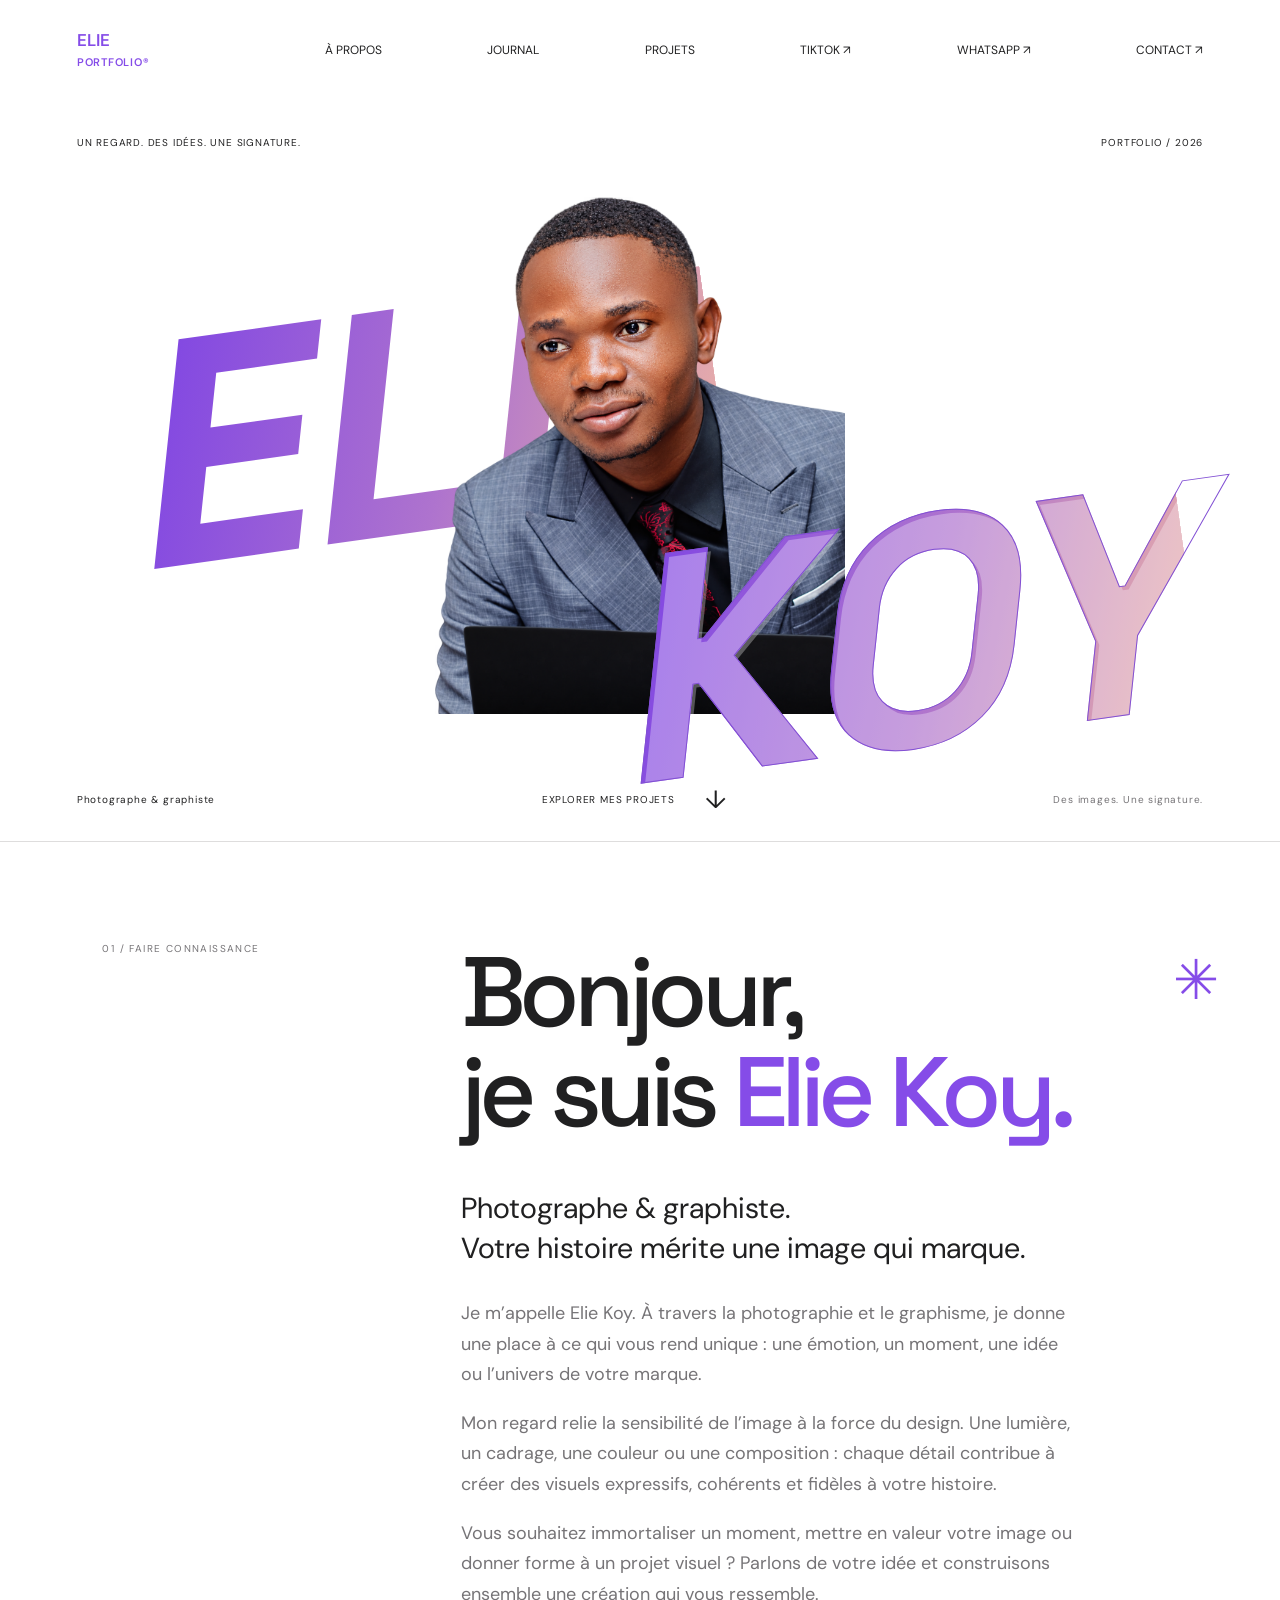
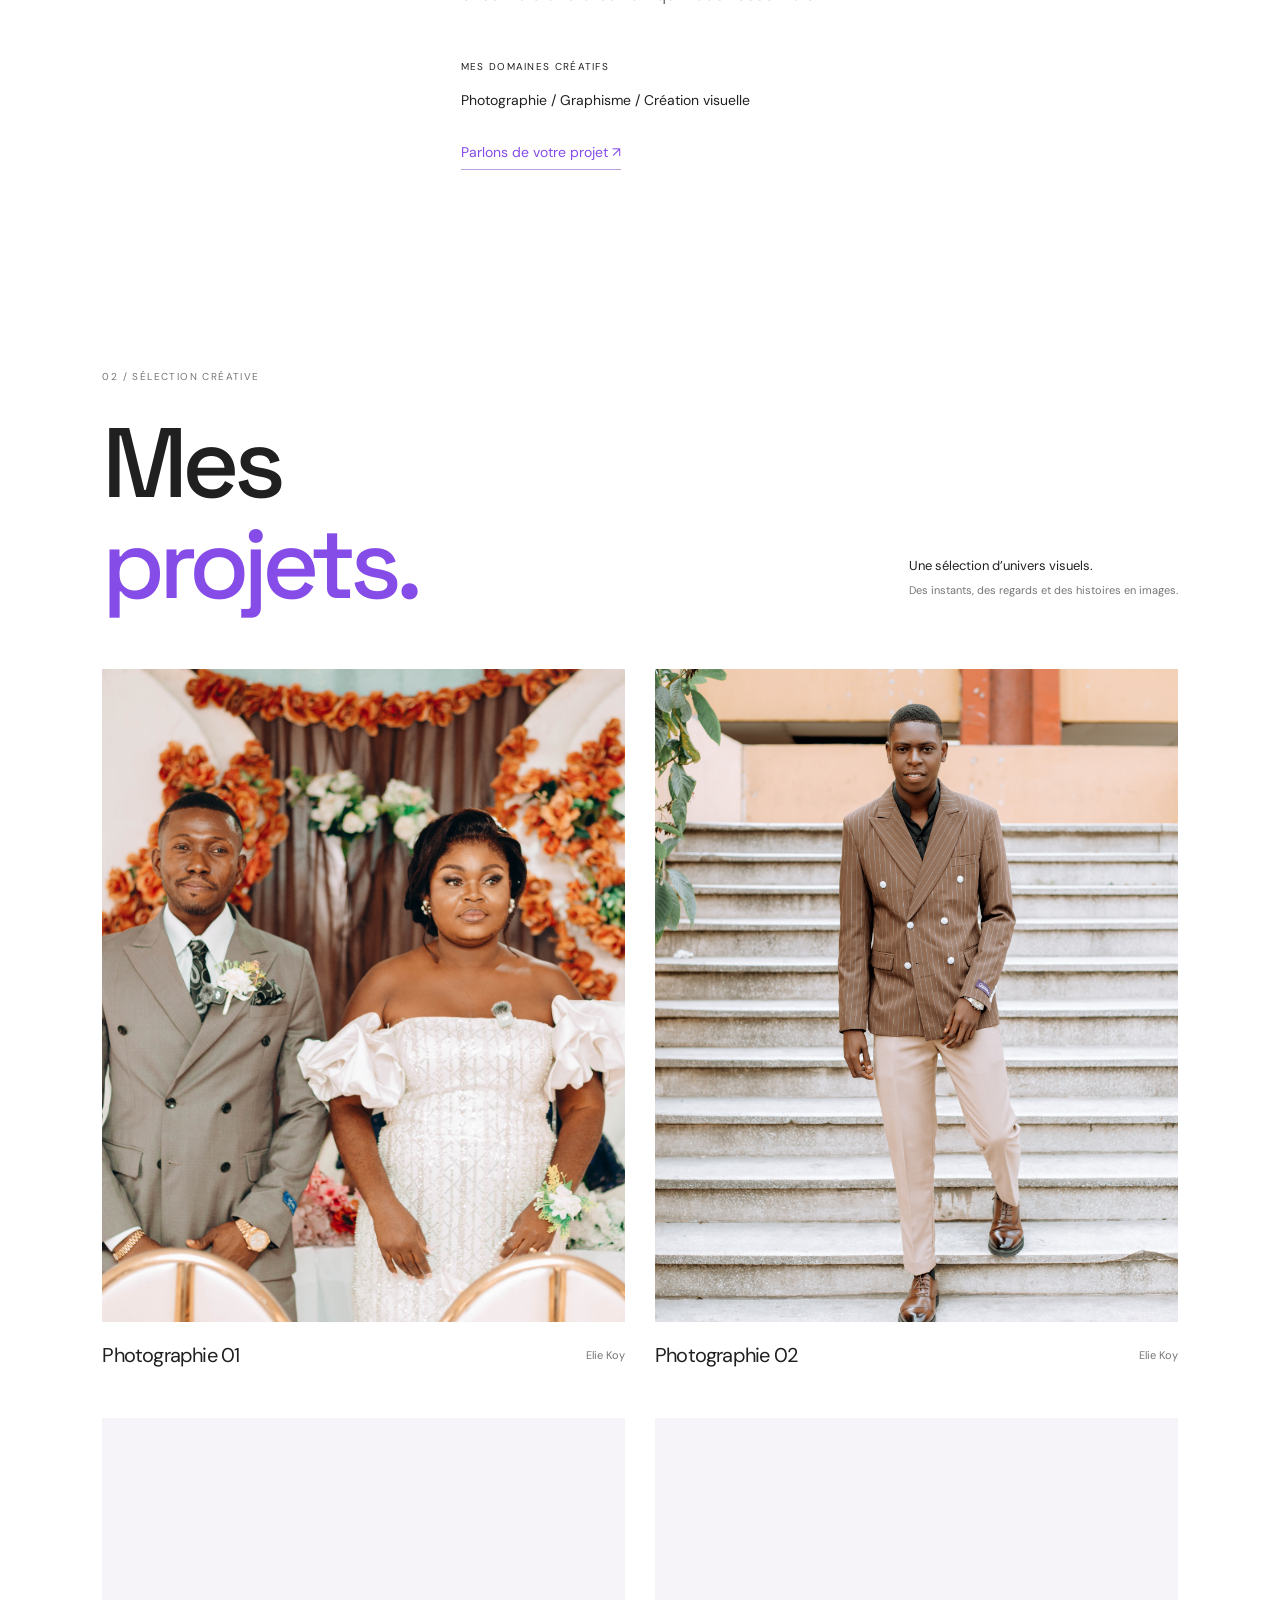
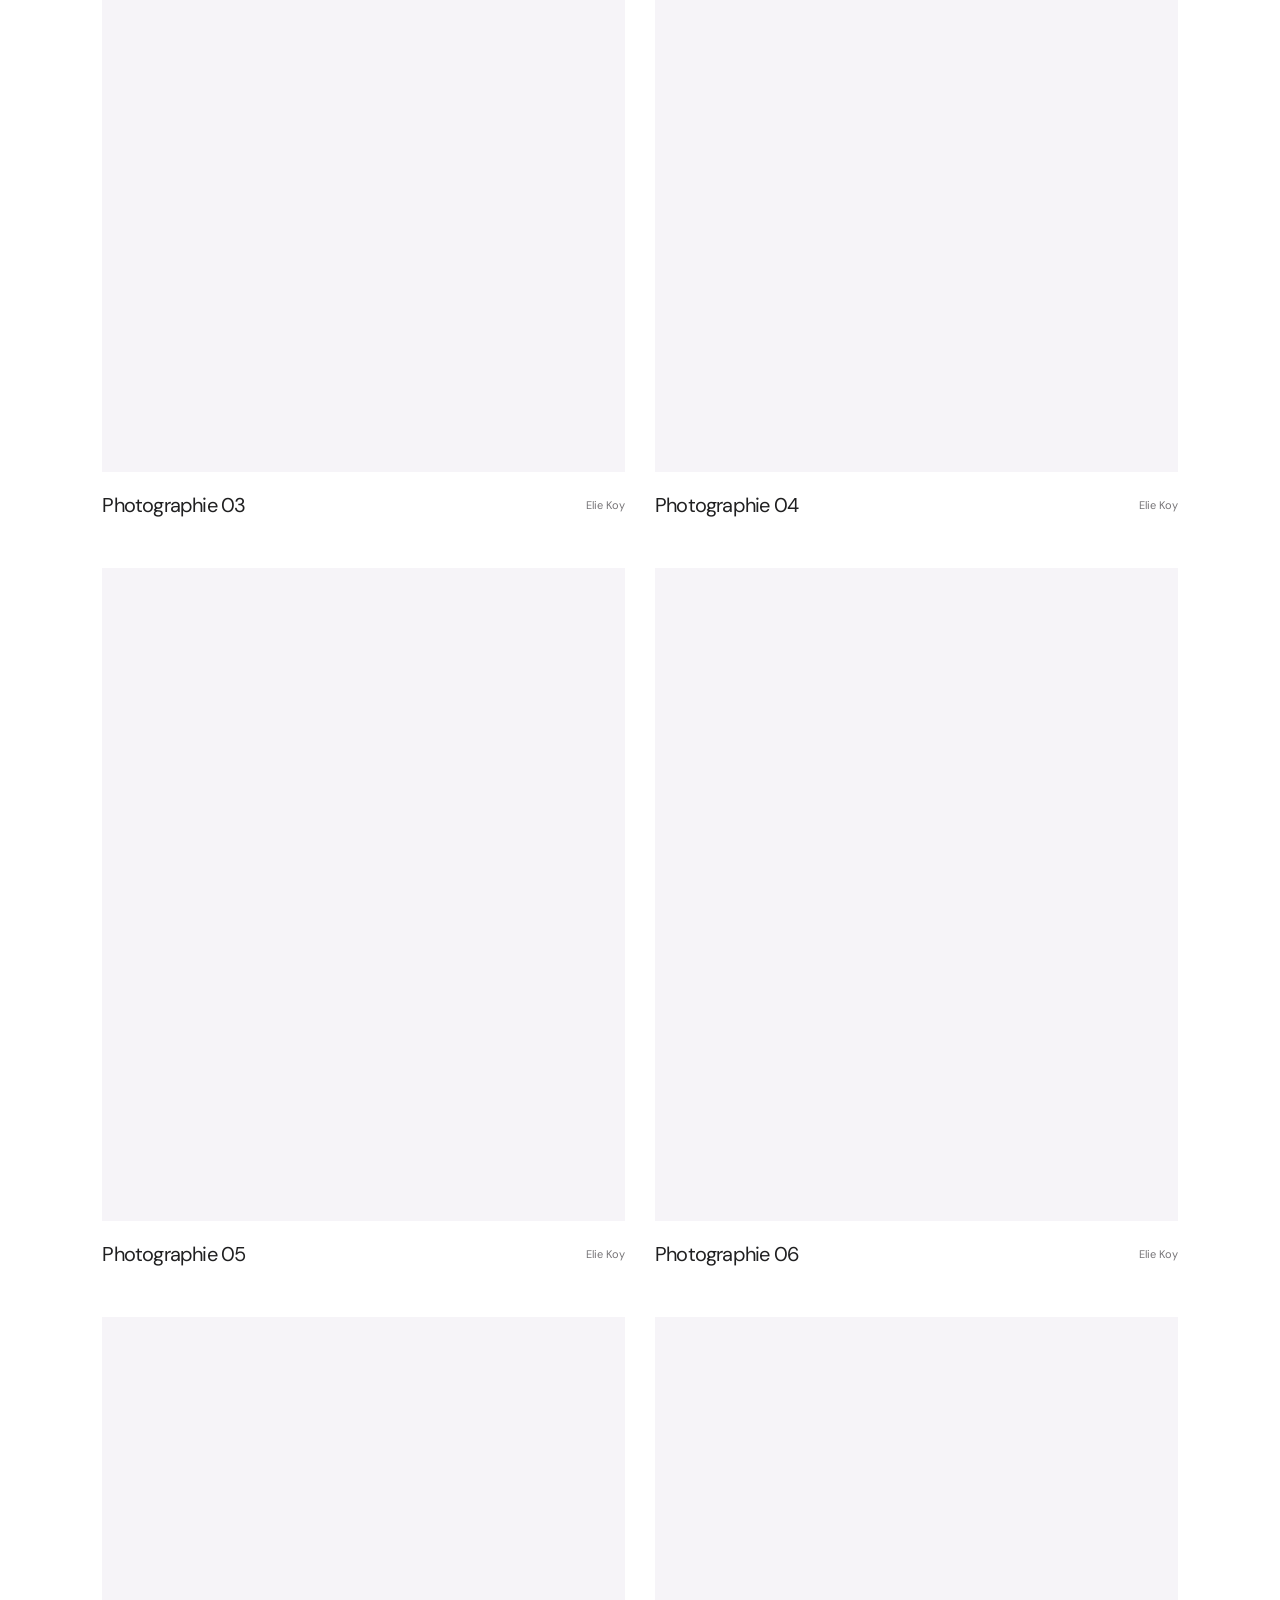
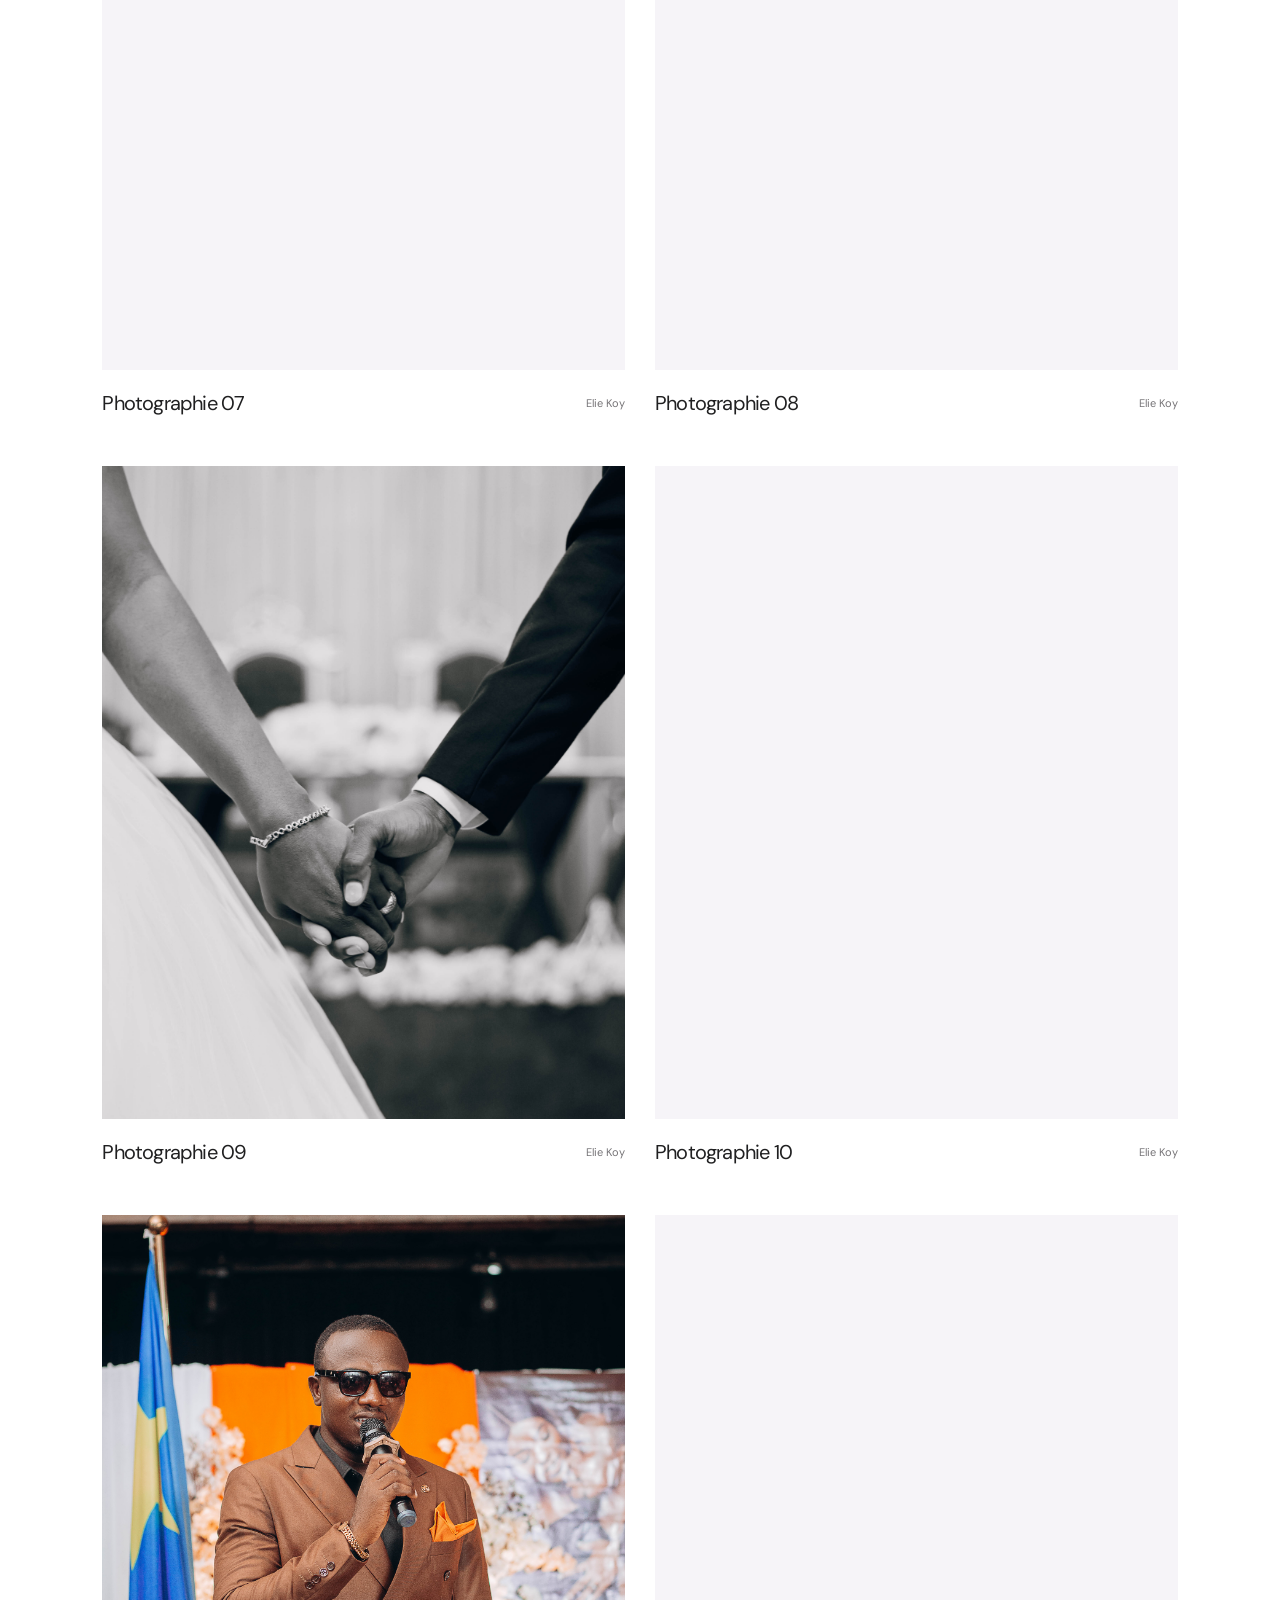
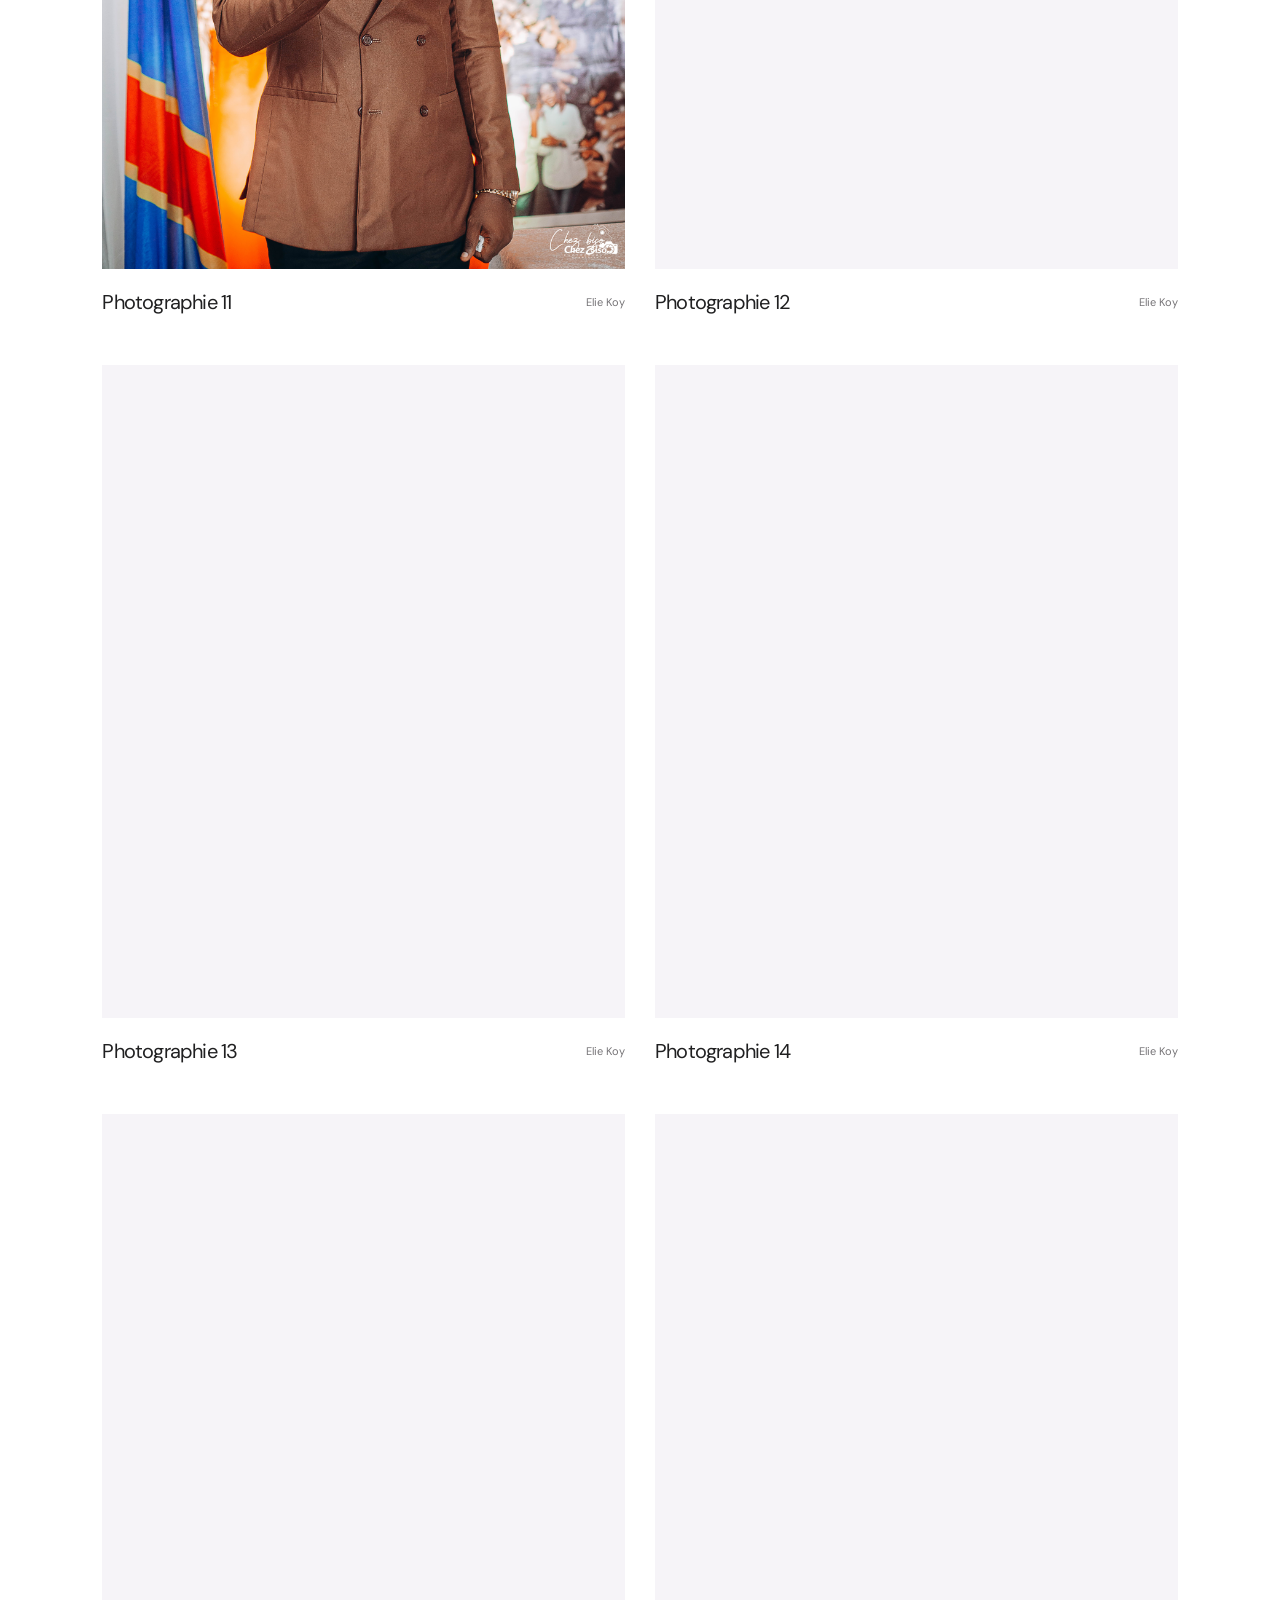
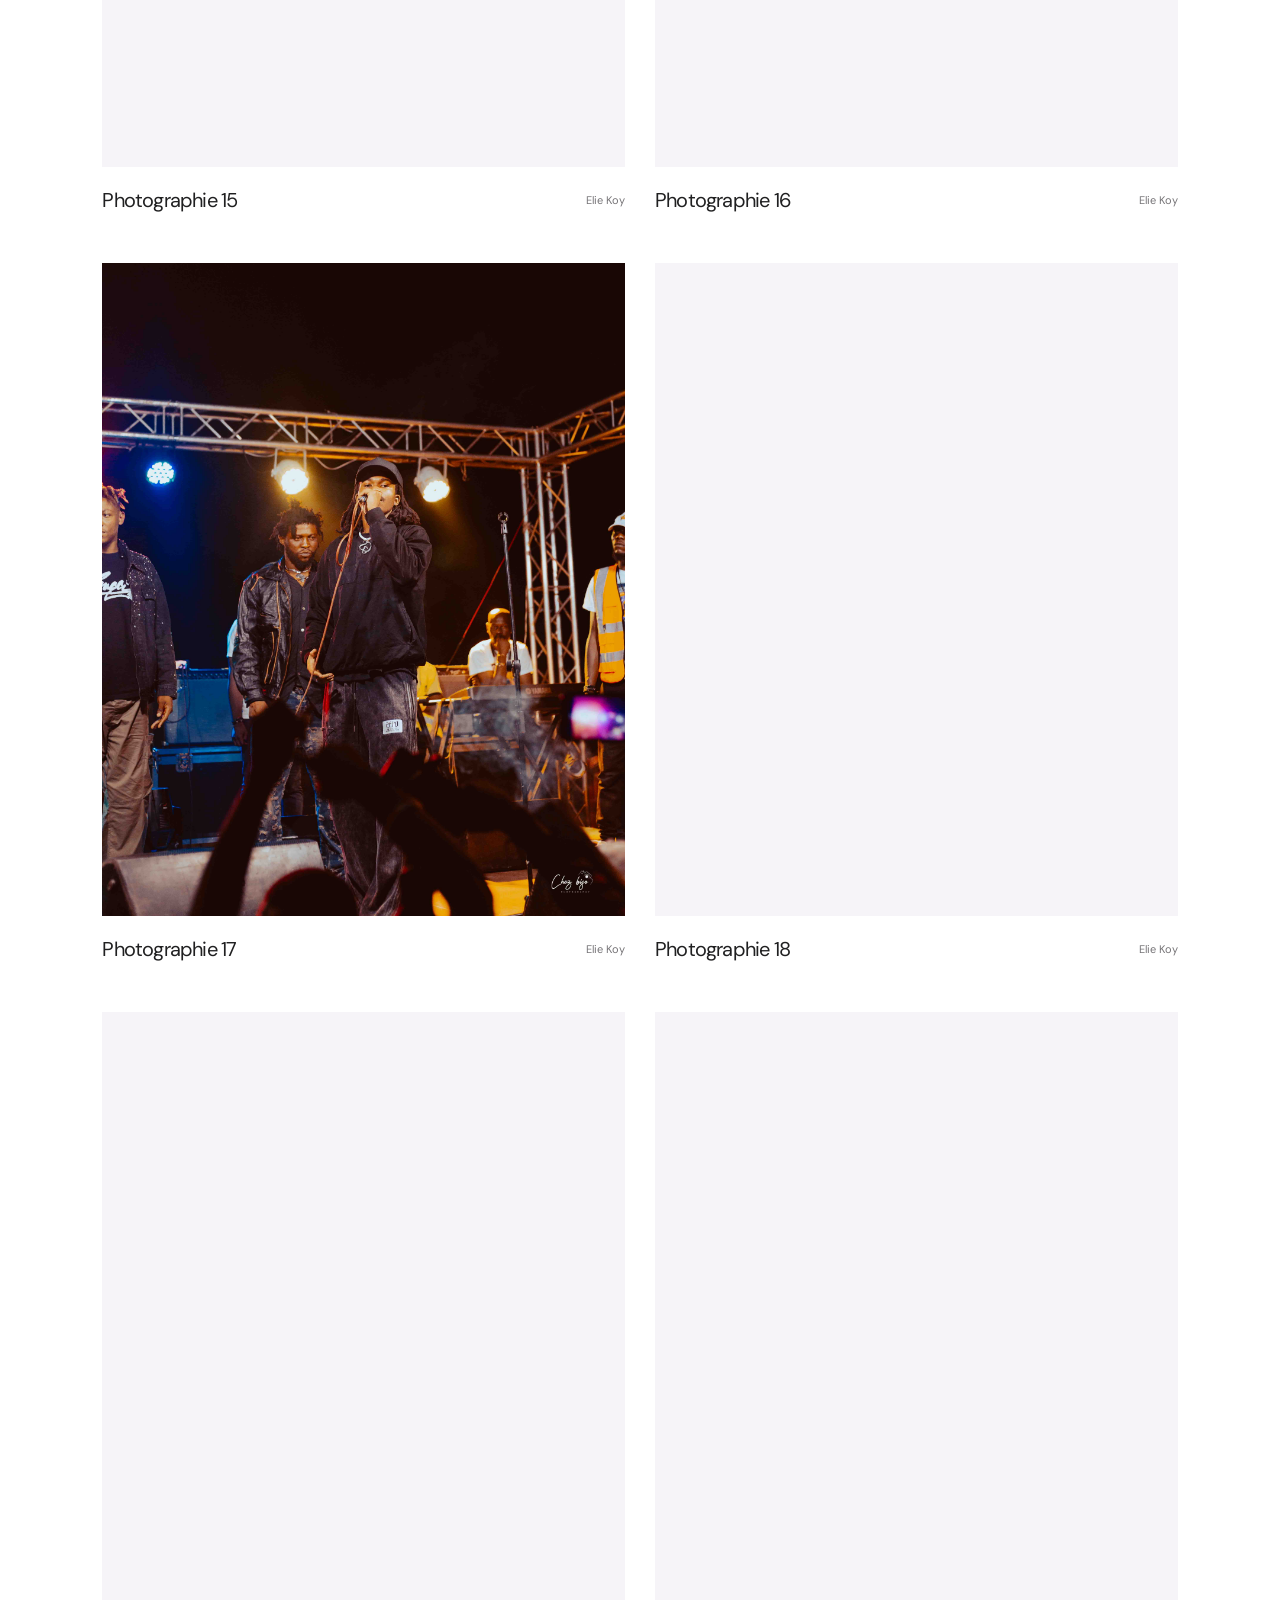
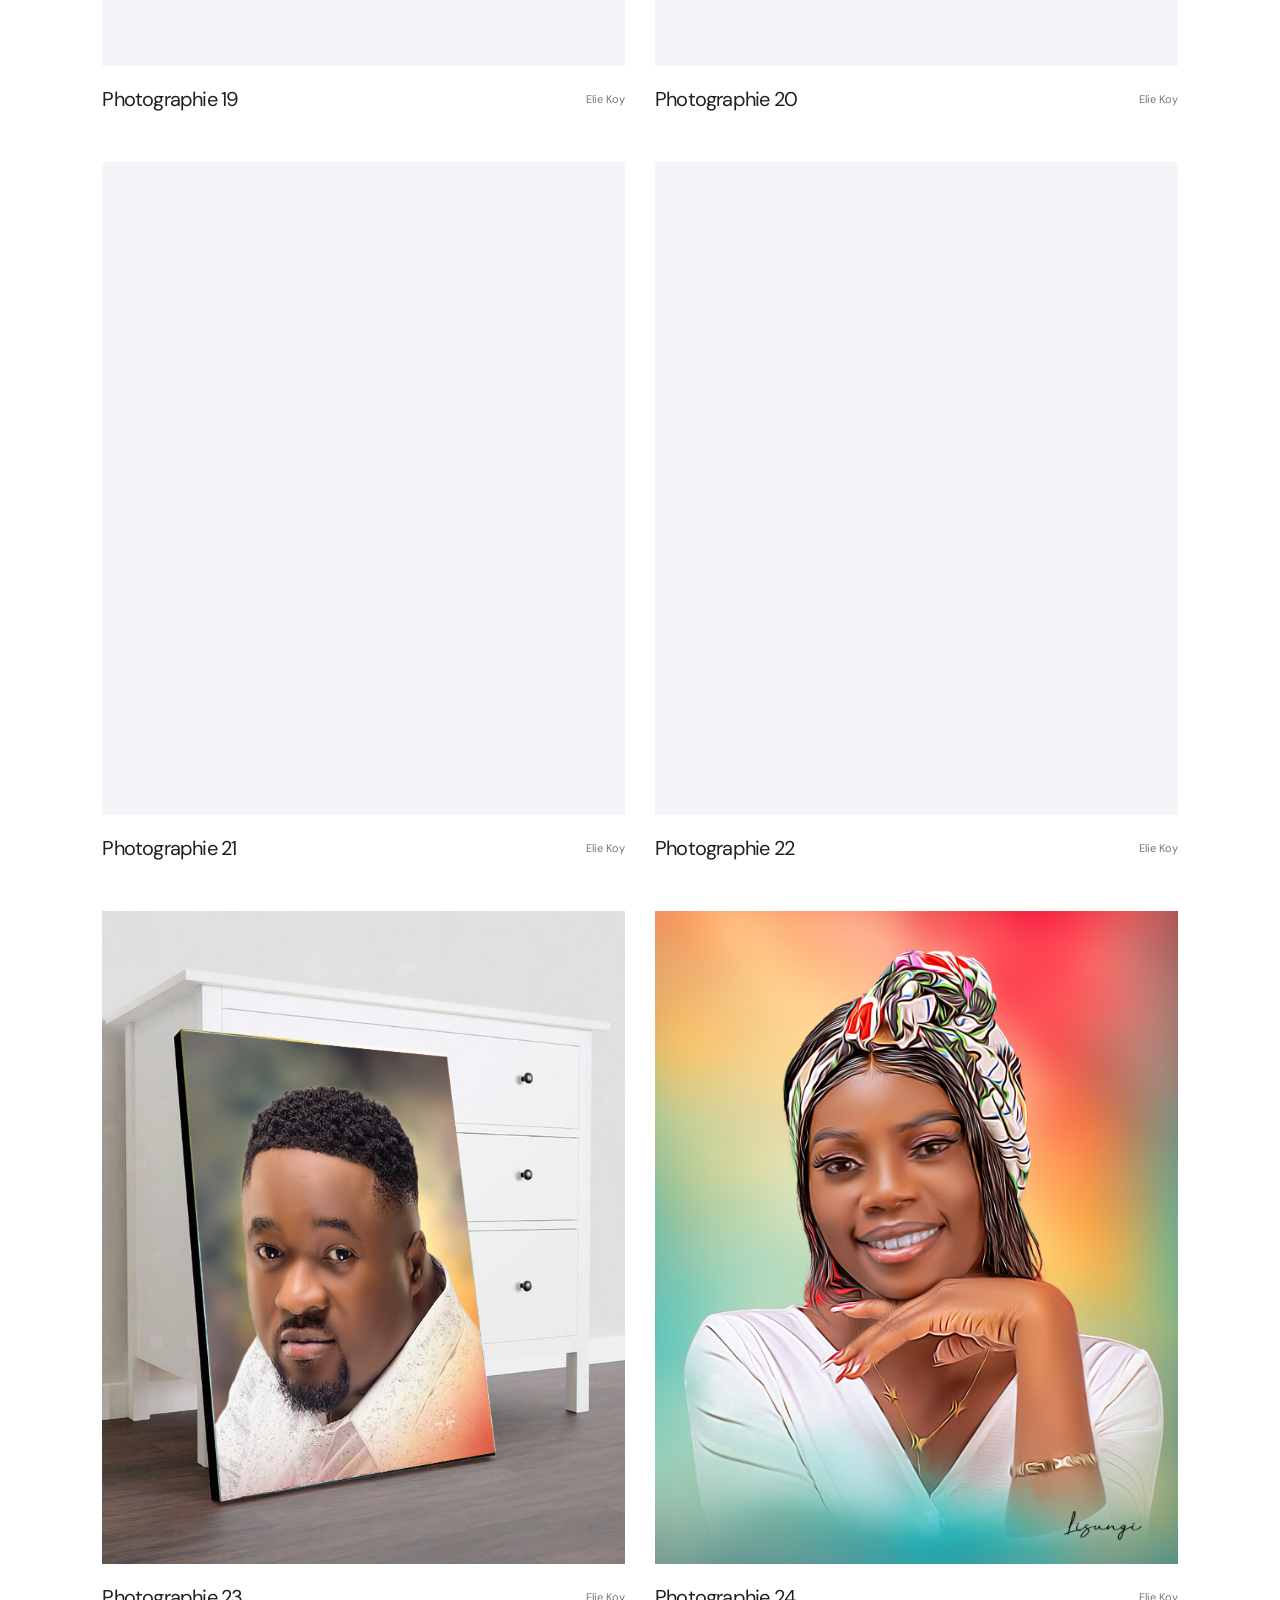
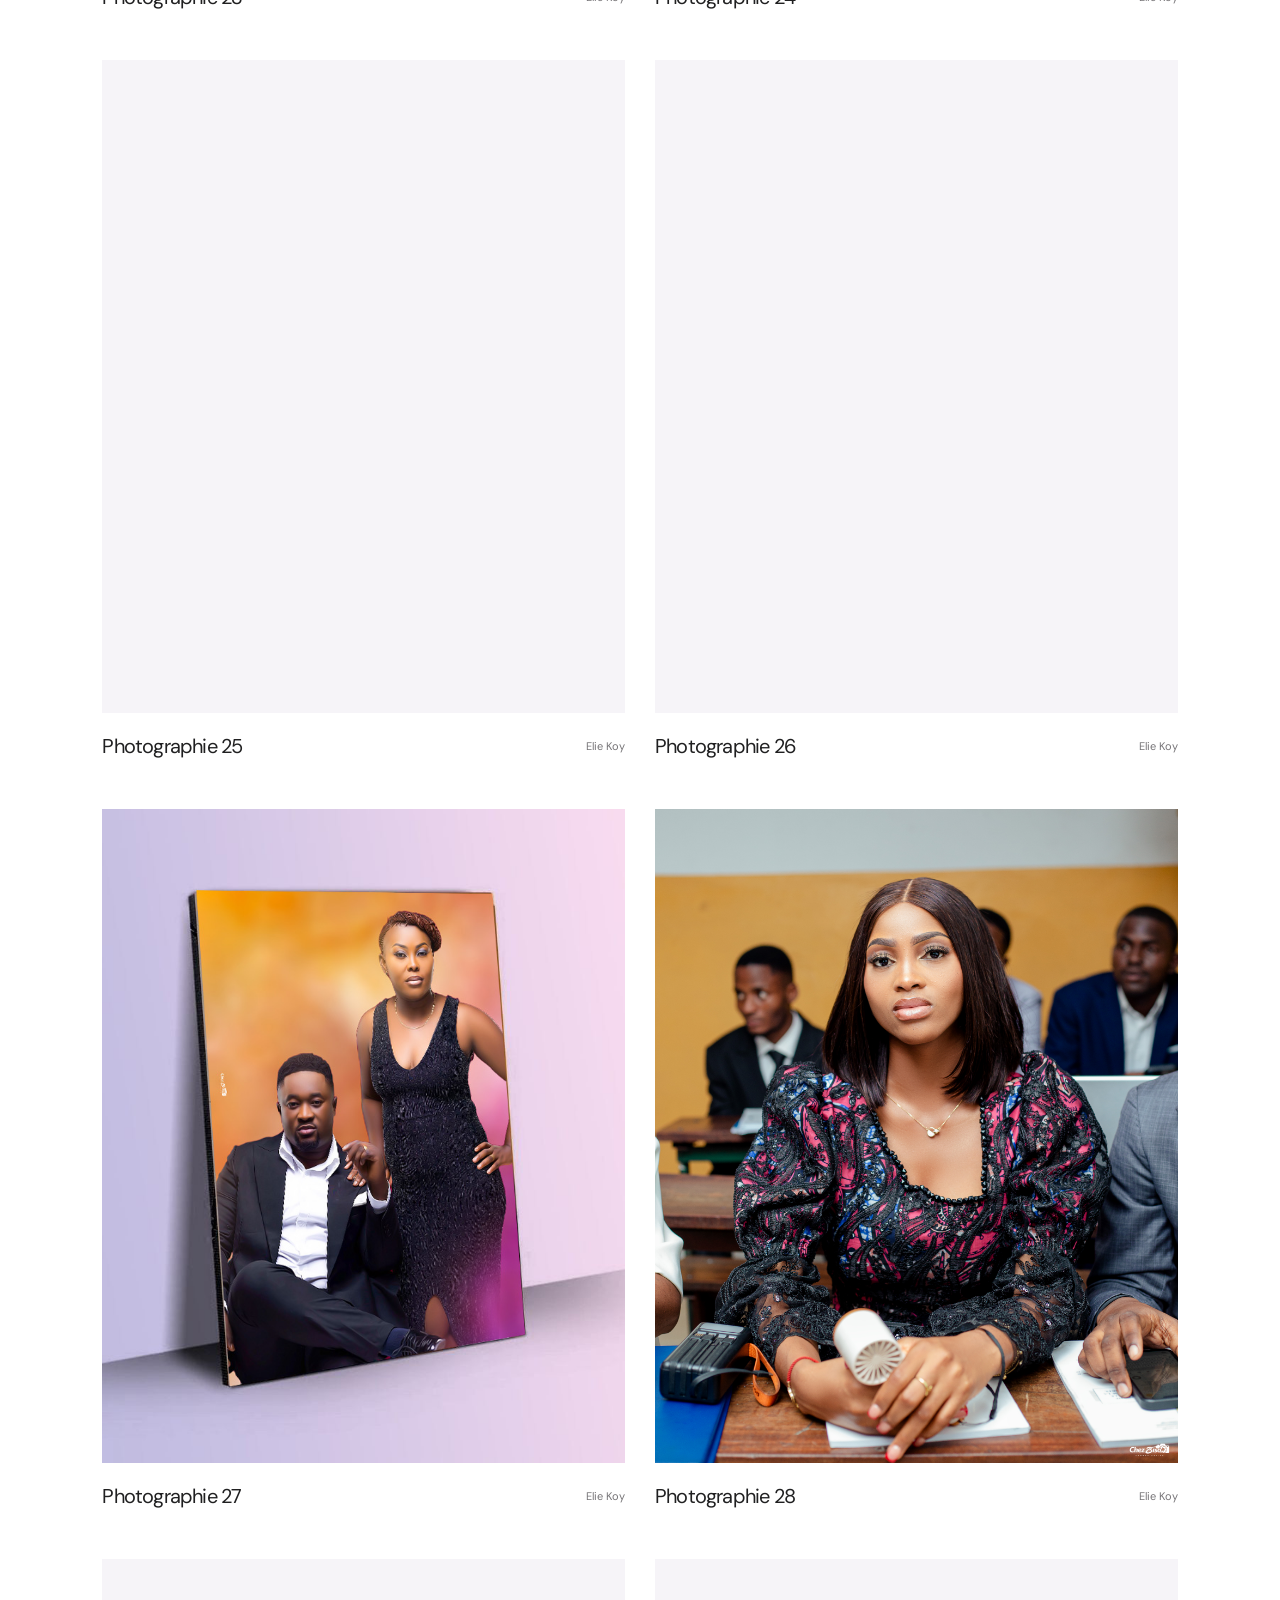
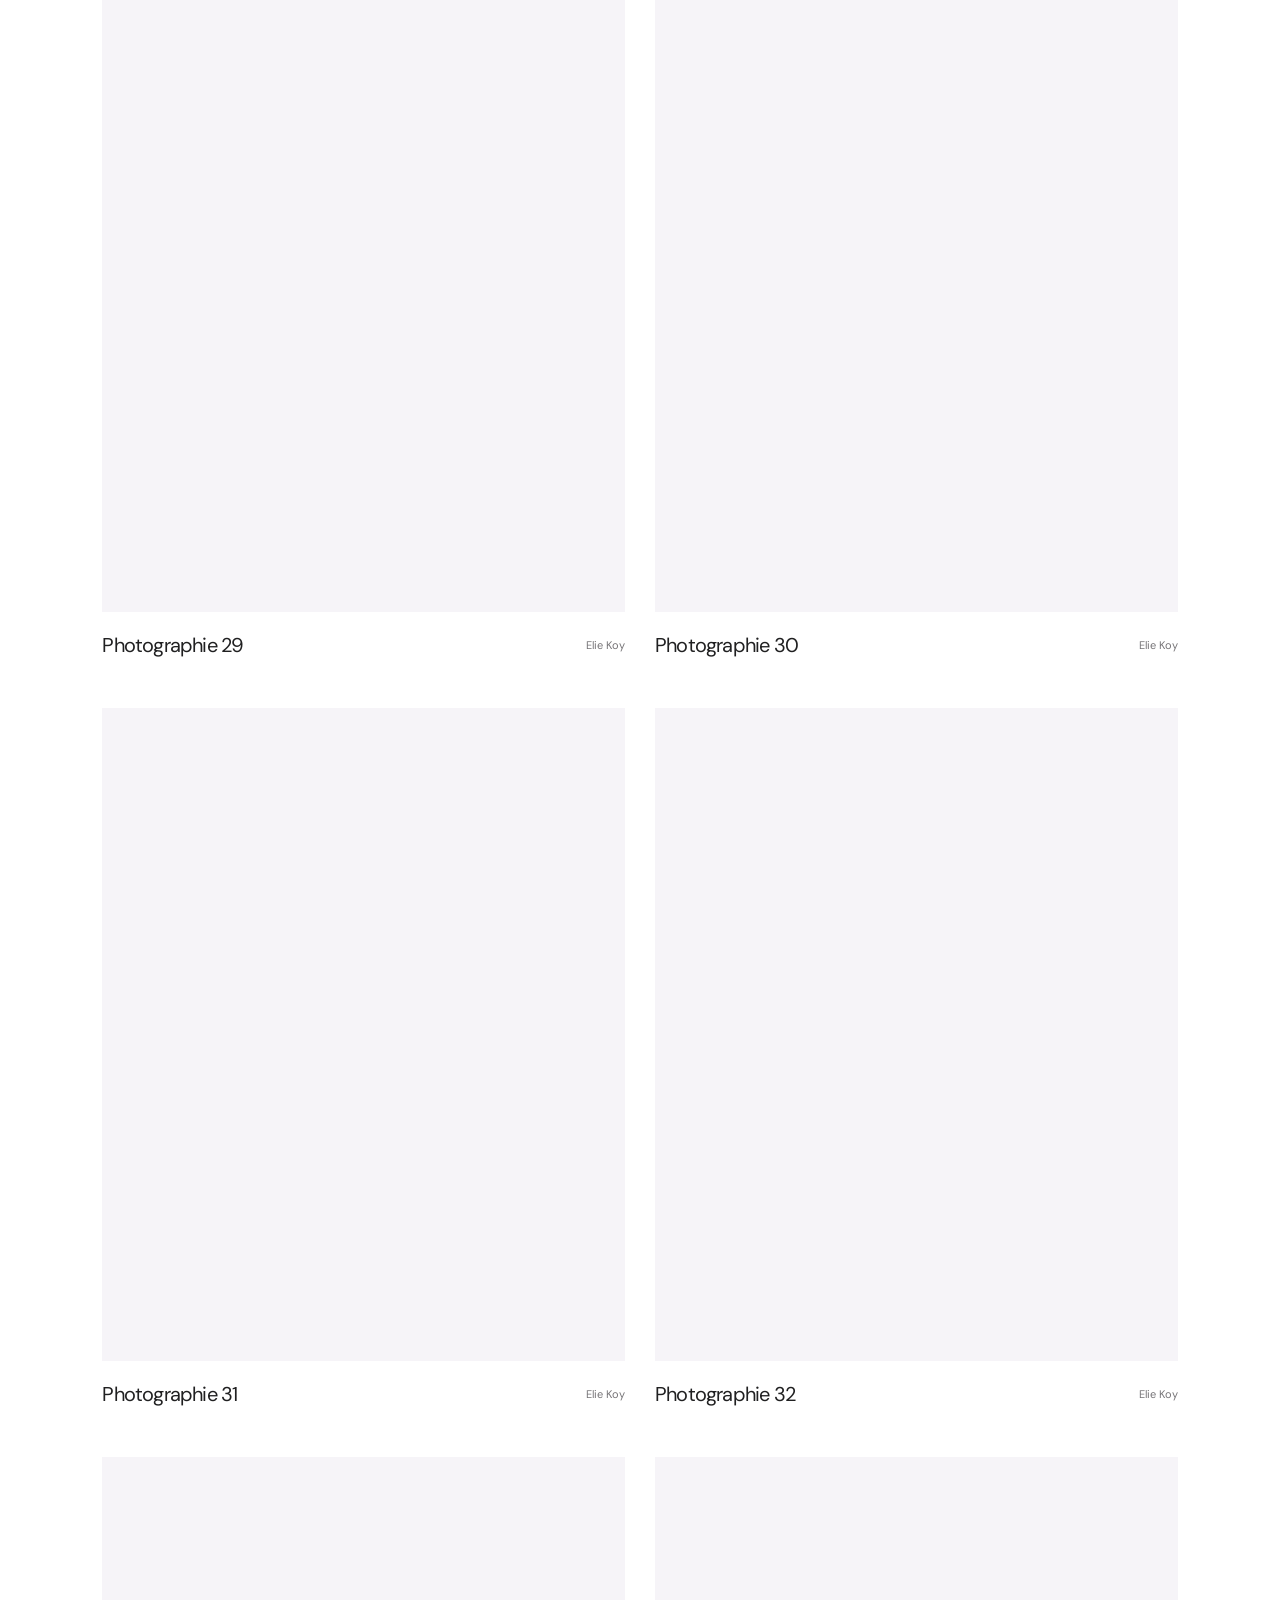
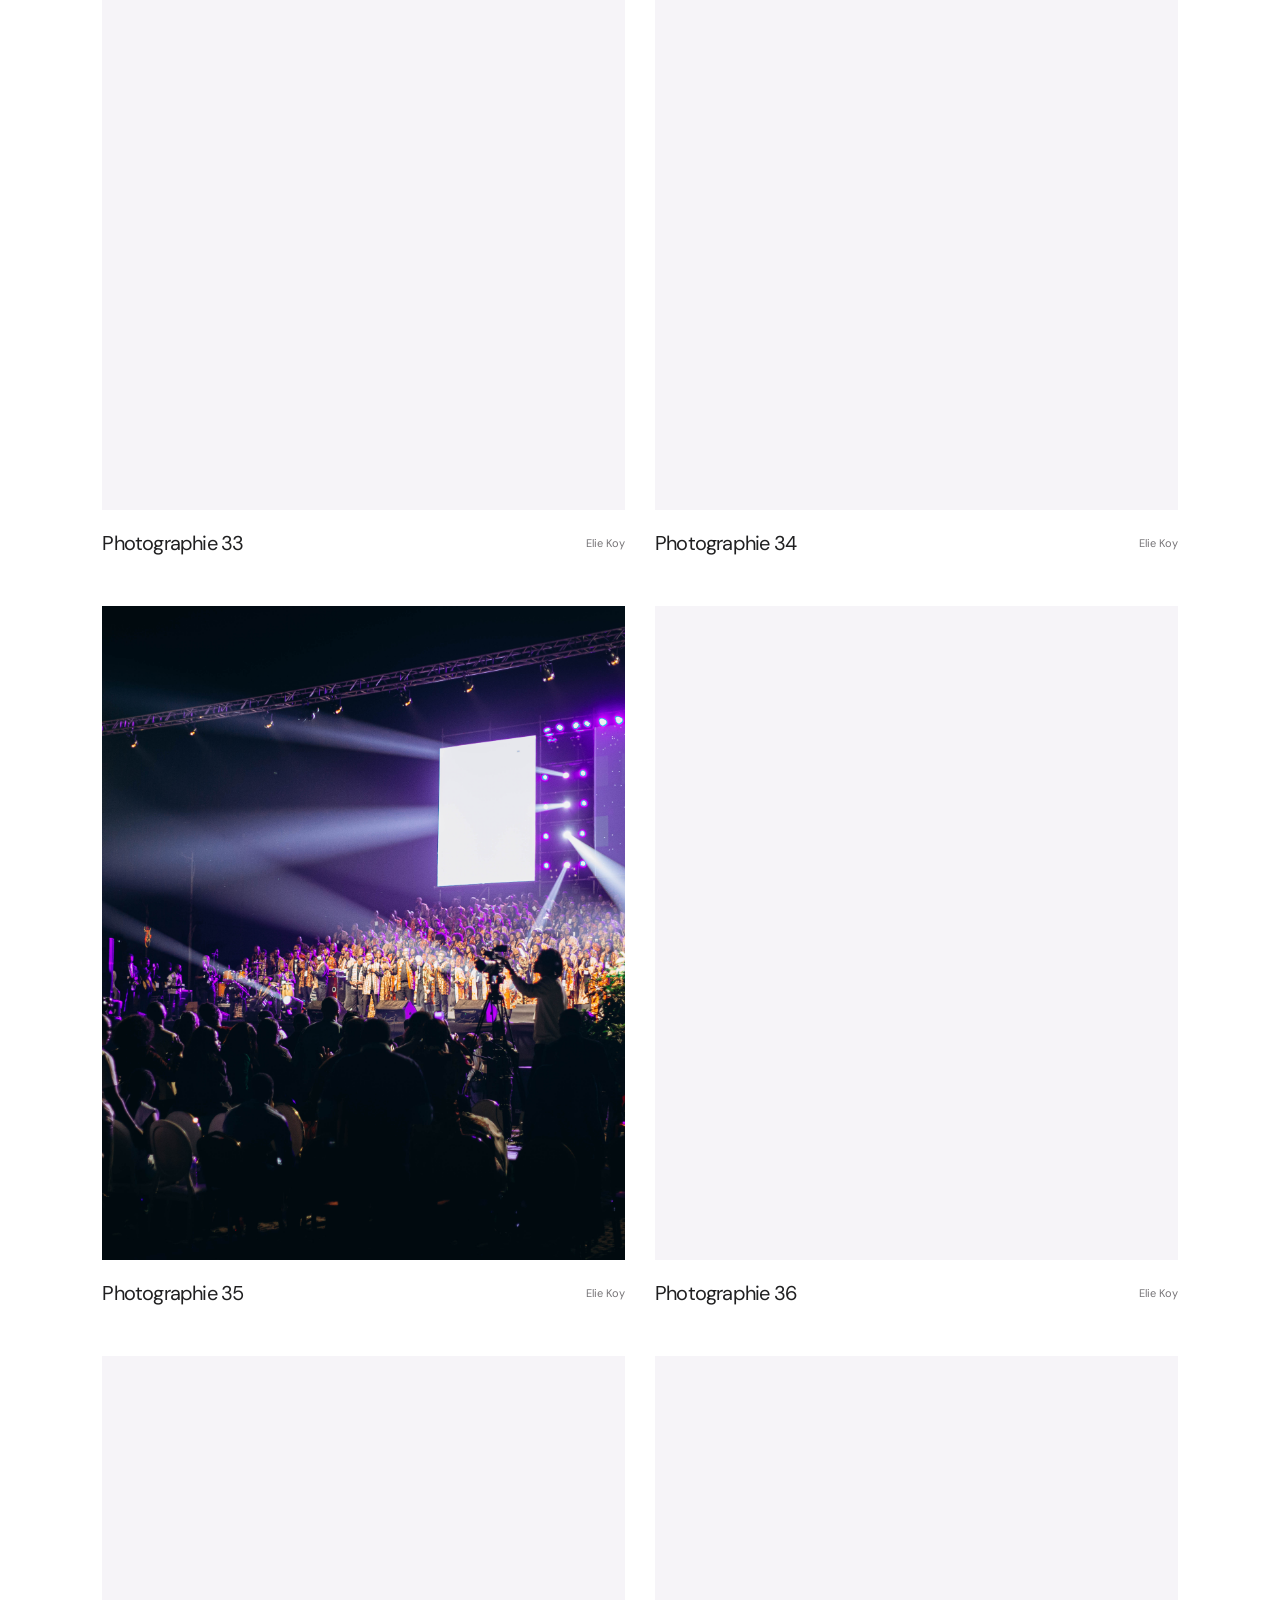
<file: index.html>
<!doctype html>
<html lang="fr"><head><meta charset="utf-8"><meta name="viewport" content="width=device-width, initial-scale=1"><meta name="description" content="Elie Koy, photographe et graphiste. Découvrez ses images et son univers créatif pour donner vie à vos projets."><title>Elie Koy — Photographe & graphiste</title><link rel="stylesheet" href="styles.css"><script src="script.js" defer></script><script src="portfolio-live.js" defer></script></head>
<body><a class="skip" href="#about">Aller au contenu</a>
<header><a class="logo" href="#home" aria-label="Elie, accueil">ELIE<br><span>PORTFOLIO®</span></a><button class="menu-toggle" aria-expanded="false" aria-controls="navigation">Menu +</button><nav id="navigation"><a href="#about">À propos</a><a href="#journal">Journal</a><a href="#work">Projets</a><a href="https://www.tiktok.com/@chez.biso.communication?_r=1&_t=ZS-9AR8jqLLovM" target="_blank" rel="noopener noreferrer">TikTok ↗</a><a href="https://whatsapp.com/channel/0029VbDmOG9Likg3AG9n1Z0F" target="_blank" rel="noopener noreferrer">WhatsApp ↗</a><a href="#contact">Contact ↗</a></nav></header>
<main><section class="hero" id="home" aria-label="Elie Koy, photographe et graphiste"><div class="hero-top"><span>UN REGARD. DES IDÉES. UNE SIGNATURE.</span><span>PORTFOLIO / 2026</span></div><h1><span class="creative">ELIE</span><span class="designer">KOY</span></h1><div class="portrait"><img src="elie-koy-detoure.png" alt="Portrait d’Elie Koy"></div><div class="hero-bottom"><span>Photographe & graphiste</span><a href="#work">EXPLORER MES PROJETS <span>↓</span></a><span class="small-note">Des images. Une signature.</span></div></section>
<section class="about section" id="about"><div class="eyebrow">01 / FAIRE CONNAISSANCE</div><div><h2>Bonjour,<br>je suis <em>Elie Koy.</em><span class="spark">✳</span></h2><p class="intro">Photographe & graphiste.<br>Votre histoire mérite une image qui marque.</p><p>Je m’appelle Elie Koy. À travers la photographie et le graphisme, je donne une place à ce qui vous rend unique : une émotion, un moment, une idée ou l’univers de votre marque.</p><p>Mon regard relie la sensibilité de l’image à la force du design. Une lumière, un cadrage, une couleur ou une composition : chaque détail contribue à créer des visuels expressifs, cohérents et fidèles à votre histoire.</p><p>Vous souhaitez immortaliser un moment, mettre en valeur votre image ou donner forme à un projet visuel ? Parlons de votre idée et construisons ensemble une création qui vous ressemble.</p><div class="expertise"><span>MES DOMAINES CRÉATIFS</span><p>Photographie / Graphisme / Création visuelle</p><a class="about-cta" href="#contact">Parlons de votre projet ↗</a></div></div></section>
<section class="work section" id="work"><div class="section-heading"><div><div class="eyebrow">02 / SÉLECTION CRÉATIVE</div><h2>Mes<br><em>projets.</em></h2></div><p>Une sélection d’univers visuels.<br><span>Des instants, des regards et des histoires en images.</span></p></div><div class="projects">
<button class="project" data-project="0" aria-label="Voir la photographie 01"><div class="art project-photo"><img src="IMG_0094.JPG.jpeg" alt="Photographie 01 du portfolio d’Elie Koy" loading="lazy" decoding="async"></div><div class="project-caption"><span>Photographie 01</span><small>Elie Koy</small><b>↗</b></div></button>
<button class="project" data-project="1" aria-label="Voir la photographie 02"><div class="art project-photo"><img src="IMG_1393.JPG.jpeg" alt="Photographie 02 du portfolio d’Elie Koy" loading="lazy" decoding="async"></div><div class="project-caption"><span>Photographie 02</span><small>Elie Koy</small><b>↗</b></div></button>
<button class="project" data-project="2" aria-label="Voir la photographie 03"><div class="art project-photo"><img src="IMG_1397.JPG.jpeg" alt="Photographie 03 du portfolio d’Elie Koy" loading="lazy" decoding="async"></div><div class="project-caption"><span>Photographie 03</span><small>Elie Koy</small><b>↗</b></div></button>
<button class="project" data-project="3" aria-label="Voir la photographie 04"><div class="art project-photo"><img src="IMG_1398.JPG.jpeg" alt="Photographie 04 du portfolio d’Elie Koy" loading="lazy" decoding="async"></div><div class="project-caption"><span>Photographie 04</span><small>Elie Koy</small><b>↗</b></div></button>
<button class="project" data-project="4" aria-label="Voir la photographie 05"><div class="art project-photo"><img src="IMG_1536.JPG.jpeg" alt="Photographie 05 du portfolio d’Elie Koy" loading="lazy" decoding="async"></div><div class="project-caption"><span>Photographie 05</span><small>Elie Koy</small><b>↗</b></div></button>
<button class="project" data-project="5" aria-label="Voir la photographie 06"><div class="art project-photo"><img src="IMG_1923.JPG.jpeg" alt="Photographie 06 du portfolio d’Elie Koy" loading="lazy" decoding="async"></div><div class="project-caption"><span>Photographie 06</span><small>Elie Koy</small><b>↗</b></div></button>
<button class="project" data-project="6" aria-label="Voir la photographie 07"><div class="art project-photo"><img src="IMG_1925.JPG.jpeg" alt="Photographie 07 du portfolio d’Elie Koy" loading="lazy" decoding="async"></div><div class="project-caption"><span>Photographie 07</span><small>Elie Koy</small><b>↗</b></div></button>
<button class="project" data-project="7" aria-label="Voir la photographie 08"><div class="art project-photo"><img src="IMG_1952.JPG.jpeg" alt="Photographie 08 du portfolio d’Elie Koy" loading="lazy" decoding="async"></div><div class="project-caption"><span>Photographie 08</span><small>Elie Koy</small><b>↗</b></div></button>
<button class="project" data-project="8" aria-label="Voir la photographie 09"><div class="art project-photo"><img src="IMG_1995.JPG.jpeg" alt="Photographie 09 du portfolio d’Elie Koy" loading="lazy" decoding="async"></div><div class="project-caption"><span>Photographie 09</span><small>Elie Koy</small><b>↗</b></div></button>
<button class="project" data-project="9" aria-label="Voir la photographie 10"><div class="art project-photo"><img src="IMG_2158.JPG.jpeg" alt="Photographie 10 du portfolio d’Elie Koy" loading="lazy" decoding="async"></div><div class="project-caption"><span>Photographie 10</span><small>Elie Koy</small><b>↗</b></div></button>
<button class="project" data-project="10" aria-label="Voir la photographie 11"><div class="art project-photo"><img src="IMG_2159.JPG.jpeg" alt="Photographie 11 du portfolio d’Elie Koy" loading="lazy" decoding="async"></div><div class="project-caption"><span>Photographie 11</span><small>Elie Koy</small><b>↗</b></div></button>
<button class="project" data-project="11" aria-label="Voir la photographie 12"><div class="art project-photo"><img src="IMG_2161.JPG.jpeg" alt="Photographie 12 du portfolio d’Elie Koy" loading="lazy" decoding="async"></div><div class="project-caption"><span>Photographie 12</span><small>Elie Koy</small><b>↗</b></div></button>
<button class="project" data-project="12" aria-label="Voir la photographie 13"><div class="art project-photo"><img src="IMG_2169.JPG.jpeg" alt="Photographie 13 du portfolio d’Elie Koy" loading="lazy" decoding="async"></div><div class="project-caption"><span>Photographie 13</span><small>Elie Koy</small><b>↗</b></div></button>
<button class="project" data-project="13" aria-label="Voir la photographie 14"><div class="art project-photo"><img src="IMG_3028.JPG.jpeg" alt="Photographie 14 du portfolio d’Elie Koy" loading="lazy" decoding="async"></div><div class="project-caption"><span>Photographie 14</span><small>Elie Koy</small><b>↗</b></div></button>
<button class="project" data-project="14" aria-label="Voir la photographie 15"><div class="art project-photo"><img src="IMG_3029.JPG.jpeg" alt="Photographie 15 du portfolio d’Elie Koy" loading="lazy" decoding="async"></div><div class="project-caption"><span>Photographie 15</span><small>Elie Koy</small><b>↗</b></div></button>
<button class="project" data-project="15" aria-label="Voir la photographie 16"><div class="art project-photo"><img src="IMG_3038.JPG.jpeg" alt="Photographie 16 du portfolio d’Elie Koy" loading="lazy" decoding="async"></div><div class="project-caption"><span>Photographie 16</span><small>Elie Koy</small><b>↗</b></div></button>
<button class="project" data-project="16" aria-label="Voir la photographie 17"><div class="art project-photo"><img src="IMG_3039.JPG.jpeg" alt="Photographie 17 du portfolio d’Elie Koy" loading="lazy" decoding="async"></div><div class="project-caption"><span>Photographie 17</span><small>Elie Koy</small><b>↗</b></div></button>
<button class="project" data-project="17" aria-label="Voir la photographie 18"><div class="art project-photo"><img src="IMG_3040.JPG.jpeg" alt="Photographie 18 du portfolio d’Elie Koy" loading="lazy" decoding="async"></div><div class="project-caption"><span>Photographie 18</span><small>Elie Koy</small><b>↗</b></div></button>
<button class="project" data-project="18" aria-label="Voir la photographie 19"><div class="art project-photo"><img src="IMG_3063.JPG.jpeg" alt="Photographie 19 du portfolio d’Elie Koy" loading="lazy" decoding="async"></div><div class="project-caption"><span>Photographie 19</span><small>Elie Koy</small><b>↗</b></div></button>
<button class="project" data-project="19" aria-label="Voir la photographie 20"><div class="art project-photo"><img src="IMG_3065.JPG.jpeg" alt="Photographie 20 du portfolio d’Elie Koy" loading="lazy" decoding="async"></div><div class="project-caption"><span>Photographie 20</span><small>Elie Koy</small><b>↗</b></div></button>
<button class="project" data-project="20" aria-label="Voir la photographie 21"><div class="art project-photo"><img src="IMG_3069.JPG.jpeg" alt="Photographie 21 du portfolio d’Elie Koy" loading="lazy" decoding="async"></div><div class="project-caption"><span>Photographie 21</span><small>Elie Koy</small><b>↗</b></div></button>
<button class="project" data-project="21" aria-label="Voir la photographie 22"><div class="art project-photo"><img src="IMG_3528.JPG.jpeg" alt="Photographie 22 du portfolio d’Elie Koy" loading="lazy" decoding="async"></div><div class="project-caption"><span>Photographie 22</span><small>Elie Koy</small><b>↗</b></div></button>
<button class="project" data-project="22" aria-label="Voir la photographie 23"><div class="art project-photo"><img src="IMG_3569.JPG.jpeg" alt="Photographie 23 du portfolio d’Elie Koy" loading="lazy" decoding="async"></div><div class="project-caption"><span>Photographie 23</span><small>Elie Koy</small><b>↗</b></div></button>
<button class="project" data-project="23" aria-label="Voir la photographie 24"><div class="art project-photo"><img src="IMG_3659.JPG.jpeg" alt="Photographie 24 du portfolio d’Elie Koy" loading="lazy" decoding="async"></div><div class="project-caption"><span>Photographie 24</span><small>Elie Koy</small><b>↗</b></div></button>
<button class="project" data-project="24" aria-label="Voir la photographie 25"><div class="art project-photo"><img src="IMG_3675.JPG.jpeg" alt="Photographie 25 du portfolio d’Elie Koy" loading="lazy" decoding="async"></div><div class="project-caption"><span>Photographie 25</span><small>Elie Koy</small><b>↗</b></div></button>
<button class="project" data-project="25" aria-label="Voir la photographie 26"><div class="art project-photo"><img src="IMG_3689.JPG.jpeg" alt="Photographie 26 du portfolio d’Elie Koy" loading="lazy" decoding="async"></div><div class="project-caption"><span>Photographie 26</span><small>Elie Koy</small><b>↗</b></div></button>
<button class="project" data-project="26" aria-label="Voir la photographie 27"><div class="art project-photo"><img src="IMG_4360.JPG.jpeg" alt="Photographie 27 du portfolio d’Elie Koy" loading="lazy" decoding="async"></div><div class="project-caption"><span>Photographie 27</span><small>Elie Koy</small><b>↗</b></div></button>
<button class="project" data-project="27" aria-label="Voir la photographie 28"><div class="art project-photo"><img src="IMG_7988.JPG.jpeg" alt="Photographie 28 du portfolio d’Elie Koy" loading="lazy" decoding="async"></div><div class="project-caption"><span>Photographie 28</span><small>Elie Koy</small><b>↗</b></div></button>
<button class="project" data-project="28" aria-label="Voir la photographie 29"><div class="art project-photo"><img src="IMG_7989.JPG.jpeg" alt="Photographie 29 du portfolio d’Elie Koy" loading="lazy" decoding="async"></div><div class="project-caption"><span>Photographie 29</span><small>Elie Koy</small><b>↗</b></div></button>
<button class="project" data-project="29" aria-label="Voir la photographie 30"><div class="art project-photo"><img src="IMG_8487.JPG.jpeg" alt="Photographie 30 du portfolio d’Elie Koy" loading="lazy" decoding="async"></div><div class="project-caption"><span>Photographie 30</span><small>Elie Koy</small><b>↗</b></div></button>
<button class="project" data-project="30" aria-label="Voir la photographie 31"><div class="art project-photo"><img src="IMG_8525.JPG.jpeg" alt="Photographie 31 du portfolio d’Elie Koy" loading="lazy" decoding="async"></div><div class="project-caption"><span>Photographie 31</span><small>Elie Koy</small><b>↗</b></div></button>
<button class="project" data-project="31" aria-label="Voir la photographie 32"><div class="art project-photo"><img src="IMG_8534.JPG.jpeg" alt="Photographie 32 du portfolio d’Elie Koy" loading="lazy" decoding="async"></div><div class="project-caption"><span>Photographie 32</span><small>Elie Koy</small><b>↗</b></div></button>
<button class="project" data-project="32" aria-label="Voir la photographie 33"><div class="art project-photo"><img src="IMG_8536.JPG.jpeg" alt="Photographie 33 du portfolio d’Elie Koy" loading="lazy" decoding="async"></div><div class="project-caption"><span>Photographie 33</span><small>Elie Koy</small><b>↗</b></div></button>
<button class="project" data-project="33" aria-label="Voir la photographie 34"><div class="art project-photo"><img src="IMG_8538.JPG.jpeg" alt="Photographie 34 du portfolio d’Elie Koy" loading="lazy" decoding="async"></div><div class="project-caption"><span>Photographie 34</span><small>Elie Koy</small><b>↗</b></div></button>
<button class="project" data-project="34" aria-label="Voir la photographie 35"><div class="art project-photo"><img src="IMG_8543.JPG.jpeg" alt="Photographie 35 du portfolio d’Elie Koy" loading="lazy" decoding="async"></div><div class="project-caption"><span>Photographie 35</span><small>Elie Koy</small><b>↗</b></div></button>
<button class="project" data-project="35" aria-label="Voir la photographie 36"><div class="art project-photo"><img src="IMG_8577.JPG.jpeg" alt="Photographie 36 du portfolio d’Elie Koy" loading="lazy" decoding="async"></div><div class="project-caption"><span>Photographie 36</span><small>Elie Koy</small><b>↗</b></div></button>
<button class="project" data-project="36" aria-label="Voir la photographie 37"><div class="art project-photo"><img src="IMG_8579.JPG.jpeg" alt="Photographie 37 du portfolio d’Elie Koy" loading="lazy" decoding="async"></div><div class="project-caption"><span>Photographie 37</span><small>Elie Koy</small><b>↗</b></div></button>
<button class="project" data-project="37" aria-label="Voir la photographie 38"><div class="art project-photo"><img src="IMG_8999.JPG.jpeg" alt="Photographie 38 du portfolio d’Elie Koy" loading="lazy" decoding="async"></div><div class="project-caption"><span>Photographie 38</span><small>Elie Koy</small><b>↗</b></div></button>
<button class="project" data-project="38" aria-label="Voir la photographie 39"><div class="art project-photo"><img src="IMG_9056.JPG.jpeg" alt="Photographie 39 du portfolio d’Elie Koy" loading="lazy" decoding="async"></div><div class="project-caption"><span>Photographie 39</span><small>Elie Koy</small><b>↗</b></div></button>
<button class="project" data-project="39" aria-label="Voir la photographie 40"><div class="art project-photo"><img src="IMG_9179.JPG.jpeg" alt="Photographie 40 du portfolio d’Elie Koy" loading="lazy" decoding="async"></div><div class="project-caption"><span>Photographie 40</span><small>Elie Koy</small><b>↗</b></div></button>
<button class="project" data-project="40" aria-label="Voir la photographie 41"><div class="art project-photo"><img src="WhatsApp%20Image%202026-10-10%20at%2011.55.10.jpeg" alt="Photographie 41 du portfolio d’Elie Koy" loading="lazy" decoding="async"></div><div class="project-caption"><span>Photographie 41</span><small>Elie Koy</small><b>↗</b></div></button>
<button class="project" data-project="41" aria-label="Voir la photographie 42"><div class="art project-photo"><img src="WhatsApp%20Image%202026-10-10%20at%2011.55.11%20(1).jpeg" alt="Photographie 42 du portfolio d’Elie Koy" loading="lazy" decoding="async"></div><div class="project-caption"><span>Photographie 42</span><small>Elie Koy</small><b>↗</b></div></button>
<button class="project" data-project="42" aria-label="Voir la photographie 43"><div class="art project-photo"><img src="WhatsApp%20Image%202026-10-10%20at%2011.55.11%20(2).jpeg" alt="Photographie 43 du portfolio d’Elie Koy" loading="lazy" decoding="async"></div><div class="project-caption"><span>Photographie 43</span><small>Elie Koy</small><b>↗</b></div></button>
<button class="project" data-project="43" aria-label="Voir la photographie 44"><div class="art project-photo"><img src="WhatsApp%20Image%202026-10-10%20at%2011.55.11.jpeg" alt="Photographie 44 du portfolio d’Elie Koy" loading="lazy" decoding="async"></div><div class="project-caption"><span>Photographie 44</span><small>Elie Koy</small><b>↗</b></div></button>
<button class="project" data-project="44" aria-label="Voir la photographie 45"><div class="art project-photo"><img src="WhatsApp%20Image%202026-10-10%20at%2011.55.12%20(1).jpeg" alt="Photographie 45 du portfolio d’Elie Koy" loading="lazy" decoding="async"></div><div class="project-caption"><span>Photographie 45</span><small>Elie Koy</small><b>↗</b></div></button>
<button class="project" data-project="45" aria-label="Voir la photographie 46"><div class="art project-photo"><img src="WhatsApp%20Image%202026-10-10%20at%2011.55.12%20(2).jpeg" alt="Photographie 46 du portfolio d’Elie Koy" loading="lazy" decoding="async"></div><div class="project-caption"><span>Photographie 46</span><small>Elie Koy</small><b>↗</b></div></button>
<button class="project" data-project="46" aria-label="Voir la photographie 47"><div class="art project-photo"><img src="WhatsApp%20Image%202026-10-10%20at%2011.55.12%20(3).jpeg" alt="Photographie 47 du portfolio d’Elie Koy" loading="lazy" decoding="async"></div><div class="project-caption"><span>Photographie 47</span><small>Elie Koy</small><b>↗</b></div></button>
<button class="project" data-project="47" aria-label="Voir la photographie 48"><div class="art project-photo"><img src="WhatsApp%20Image%202026-10-10%20at%2011.55.12.jpeg" alt="Photographie 48 du portfolio d’Elie Koy" loading="lazy" decoding="async"></div><div class="project-caption"><span>Photographie 48</span><small>Elie Koy</small><b>↗</b></div></button>
<button class="project" data-project="48" aria-label="Voir la photographie 49"><div class="art project-photo"><img src="WhatsApp%20Image%202026-10-10%20at%2011.55.13%20(1).jpeg" alt="Photographie 49 du portfolio d’Elie Koy" loading="lazy" decoding="async"></div><div class="project-caption"><span>Photographie 49</span><small>Elie Koy</small><b>↗</b></div></button>
<button class="project" data-project="49" aria-label="Voir la photographie 50"><div class="art project-photo"><img src="WhatsApp%20Image%202026-10-10%20at%2011.55.13%20(2).jpeg" alt="Photographie 50 du portfolio d’Elie Koy" loading="lazy" decoding="async"></div><div class="project-caption"><span>Photographie 50</span><small>Elie Koy</small><b>↗</b></div></button>
<button class="project" data-project="50" aria-label="Voir la photographie 51"><div class="art project-photo"><img src="WhatsApp%20Image%202026-10-10%20at%2011.55.13.jpeg" alt="Photographie 51 du portfolio d’Elie Koy" loading="lazy" decoding="async"></div><div class="project-caption"><span>Photographie 51</span><small>Elie Koy</small><b>↗</b></div></button>
<button class="project" data-project="51" aria-label="Voir la photographie 52"><div class="art project-photo"><img src="WhatsApp%20Image%202026-10-10%20at%2011.55.14%20(1).jpeg" alt="Photographie 52 du portfolio d’Elie Koy" loading="lazy" decoding="async"></div><div class="project-caption"><span>Photographie 52</span><small>Elie Koy</small><b>↗</b></div></button>
<button class="project" data-project="52" aria-label="Voir la photographie 53"><div class="art project-photo"><img src="WhatsApp%20Image%202026-10-10%20at%2011.55.14%20(2).jpeg" alt="Photographie 53 du portfolio d’Elie Koy" loading="lazy" decoding="async"></div><div class="project-caption"><span>Photographie 53</span><small>Elie Koy</small><b>↗</b></div></button>
<button class="project" data-project="53" aria-label="Voir la photographie 54"><div class="art project-photo"><img src="WhatsApp%20Image%202026-10-10%20at%2011.55.14.jpeg" alt="Photographie 54 du portfolio d’Elie Koy" loading="lazy" decoding="async"></div><div class="project-caption"><span>Photographie 54</span><small>Elie Koy</small><b>↗</b></div></button>
<button class="project" data-project="54" aria-label="Voir la photographie 55"><div class="art project-photo"><img src="WhatsApp%20Image%202026-10-10%20at%2011.55.15%20(1).jpeg" alt="Photographie 55 du portfolio d’Elie Koy" loading="lazy" decoding="async"></div><div class="project-caption"><span>Photographie 55</span><small>Elie Koy</small><b>↗</b></div></button>
<button class="project" data-project="55" aria-label="Voir la photographie 56"><div class="art project-photo"><img src="WhatsApp%20Image%202026-10-10%20at%2011.55.15.jpeg" alt="Photographie 56 du portfolio d’Elie Koy" loading="lazy" decoding="async"></div><div class="project-caption"><span>Photographie 56</span><small>Elie Koy</small><b>↗</b></div></button>
</div></section>
<section class="approach section"><div class="eyebrow">03 / MA DÉMARCHE</div><h2>Du premier échange<br>à <em>l’image finale.</em></h2><div class="steps"><article><span>01</span><h3>Écouter.</h3><p>Comprendre votre histoire, vos attentes et l’émotion que vous souhaitez transmettre.</p></article><article><span>02</span><h3>Explorer.</h3><p>Définir un regard et une direction visuelle à travers la lumière, les formes et les couleurs.</p></article><article><span>03</span><h3>Créer.</h3><p>Créer des images et des compositions soignées, puis affiner chaque détail pour un résultat qui vous ressemble.</p></article></div></section>
<section class="journal section" id="journal"><div class="section-heading"><div><div class="eyebrow">04 / NOTES & INSPIRATIONS</div><h2>Le <em>journal.</em></h2></div><span>Au fil des idées.</span></div><button class="journal-row" data-article="0"><span>01 / DESIGN</span><h3>Quand une idée devient une identité.</h3><b>↗</b></button><button class="journal-row" data-article="1"><span>02 / PROCESSUS</span><h3>Le détail qui change tout.</h3><b>↗</b></button><p class="demo-note">Articles de démonstration pour cette première version.</p></section>
<section class="contact section" id="contact"><div class="eyebrow">05 / LE PROCHAIN PROJET</div><h2>Et si on créait<br><em>ensemble ?</em><span>↗</span></h2><div class="contact-body"><p>Un portrait, un événement, une création graphique ?<br>Partagez votre idée et vos envies.<br>Donnons ensemble une forme à votre histoire.</p><div><button class="contact-button" id="contact-action">Préparer un message ↗</button><div class="direct-contact"><a class="phone-number" href="tel:+243862198601">+243 862 198 601</a><div class="social-actions"><a class="social-link" href="tel:+243862198601">Appeler Elie ↗</a><a class="social-link whatsapp-link" href="https://wa.me/243862198601" target="_blank" rel="noopener noreferrer">Écrire sur WhatsApp ↗</a></div></div><small id="contact-note">Photographie & graphisme — parlons de votre projet.</small></div></div><div class="social-section"><p>Retrouvez Chez Biso CM🍂<br><span>Découvrez notre univers et échangeons sur votre prochain projet.</span></p><div class="social-tabs"><div role="tablist" aria-label="Nos réseaux sociaux"><button type="button" role="tab" id="tab-tiktok" aria-controls="panel-tiktok" aria-selected="true" tabindex="0">♪ TikTok</button><button type="button" role="tab" id="tab-whatsapp" aria-controls="panel-whatsapp" aria-selected="false" tabindex="-1">◉ WhatsApp</button></div><div role="tabpanel" id="panel-tiktok" aria-labelledby="tab-tiktok" tabindex="0"><h3>Chez Biso Communication</h3><p>Des images, des idées et les coulisses de notre univers créatif. Retrouvez-nous sur TikTok.</p><a class="social-link tiktok-link" href="https://www.tiktok.com/@chez.biso.communication?_r=1&_t=ZS-9AR8jqLLovM" target="_blank" rel="noopener noreferrer">Ouvrir TikTok ↗</a></div><div role="tabpanel" id="panel-whatsapp" aria-labelledby="tab-whatsapp" tabindex="0" hidden><h3>La conversation commence ici.</h3><p>Un shooting, un événement ou une création graphique ? Contactez Elie au <a href="tel:+243862198601">+243 862 198 601</a>, ou suivez la chaîne Chez Biso CM🍂.</p><div class="social-actions"><a class="social-link whatsapp-link" href="https://wa.me/243862198601" target="_blank" rel="noopener noreferrer">Contacter Elie ↗</a><a class="social-link" href="https://whatsapp.com/channel/0029VbDmOG9Likg3AG9n1Z0F" target="_blank" rel="noopener noreferrer">Suivre la chaîne ↗</a></div></div></div></div></section></main>
<footer><a class="logo" href="#home">ELIE®</a><span>© <span id="year">2026</span> Elie Koy — Photographe & graphiste</span><a href="#home">Retour en haut ↑</a></footer>
<dialog id="detail"><button class="close" aria-label="Fermer">Fermer ×</button><div id="detail-content"></div></dialog>
<dialog id="message"><button class="close" aria-label="Fermer">Fermer ×</button><div class="eyebrow">PARLONS DE VOTRE IDÉE</div><h2>Un projet<br>en <em>tête ?</em></h2><form id="contact-form"><label>Votre nom<input name="name" required autocomplete="name" placeholder="Votre nom"></label><label>Votre adresse e-mail<input name="email" type="email" required autocomplete="email" placeholder="vous@exemple.com"></label><label>Votre projet<textarea name="message" required rows="4" placeholder="Quelques mots sur votre idée…"></textarea></label><button class="contact-button" type="submit">Continuer sur WhatsApp ↗</button><p id="form-status" role="status">WhatsApp s’ouvrira avec votre message préparé. Vous choisirez de l’envoyer.</p></form></dialog>
</body></html>
</file>
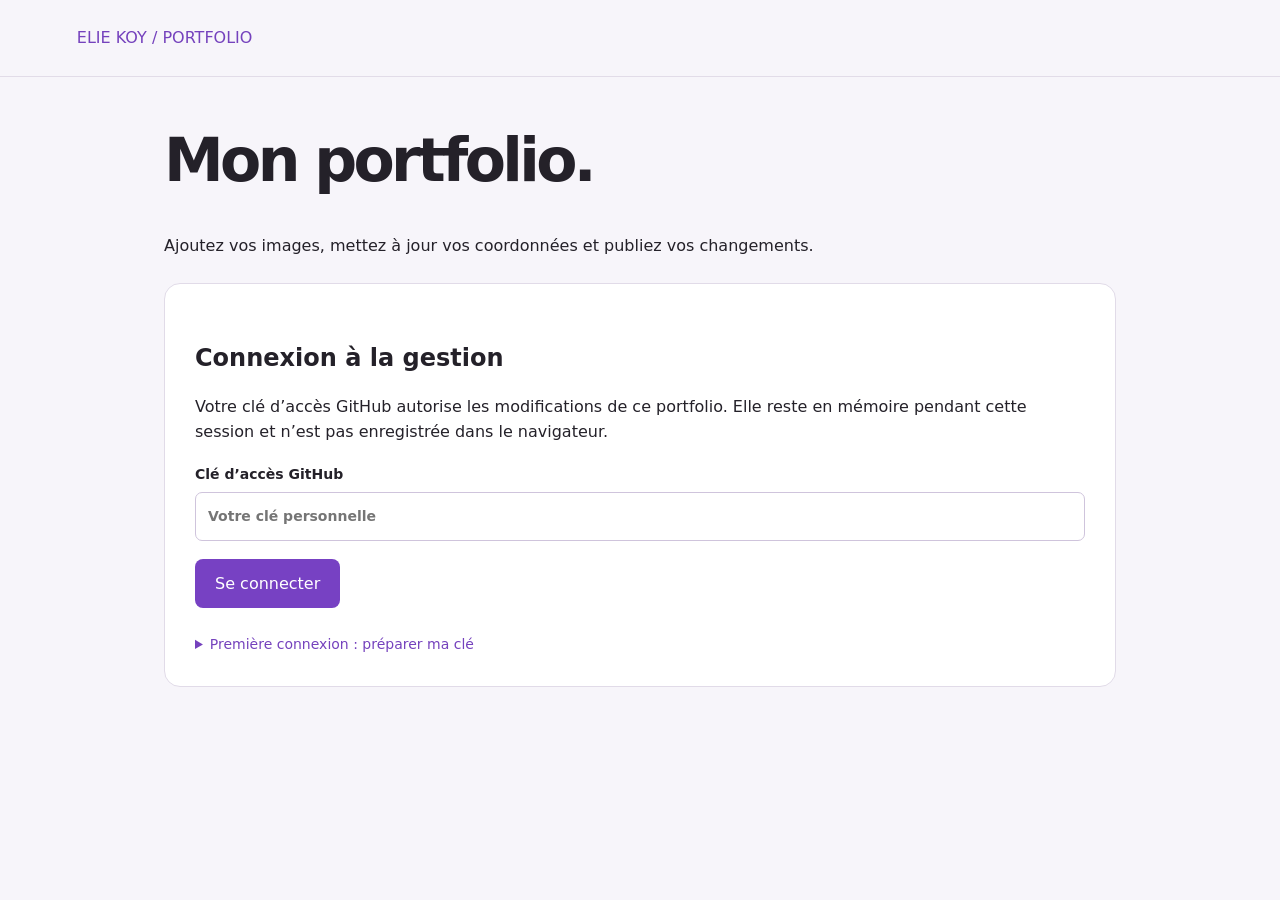
<file: admin.html>
<!doctype html><html lang="fr"><head><meta charset="utf-8"><meta name="viewport" content="width=device-width,initial-scale=1"><meta name="referrer" content="no-referrer"><title>Gérer mon portfolio — Elie Koy</title><link rel="stylesheet" href="admin.css"><script src="admin.js" defer></script></head><body><header><a href="index.html">ELIE KOY / PORTFOLIO</a><button id="logout" hidden>Déconnexion</button></header><main><h1>Mon portfolio.</h1><p>Ajoutez vos images, mettez à jour vos coordonnées et publiez vos changements.</p><section id="login"><h2>Connexion à la gestion</h2><p>Votre clé d’accès GitHub autorise les modifications de ce portfolio. Elle reste en mémoire pendant cette session et n’est pas enregistrée dans le navigateur.</p><form id="login-form"><label>Clé d’accès GitHub<input id="token" type="password" required autocomplete="off" spellcheck="false" placeholder="Votre clé personnelle"></label><button>Se connecter</button></form><details><summary>Première connexion : préparer ma clé</summary><p>Sur le compte propriétaire du dépôt, ouvrez GitHub → Settings → Developer settings → Personal access tokens → Fine-grained tokens. Créez une clé limitée au dépôt <strong>portfolio-elie-koy</strong>, avec uniquement la permission <strong>Contents : Read and write</strong>. Choisissez une date d’expiration. Copiez-la ici. Ne partagez pas cette clé et ne l’ajoutez jamais aux fichiers du site.</p><p>Le dépôt appartient actuellement à Orniche. Pour un accès personnel à Elie, transférer d’abord le dépôt sur son compte puis adapter le propriétaire dans admin.js.</p></details></section><section id="editor" hidden><form id="settings"><h2>Mes coordonnées</h2><label>Numéro de téléphone, indicatif inclus<input id="phone" type="tel" required placeholder="243862198601"></label><label>Lien TikTok<input id="tiktok" type="url" required></label><label>Lien de la chaîne WhatsApp<input id="channel" type="url" required></label><h2>Mes photos <span id="count"></span></h2><label class="upload">Ajouter des photos<input id="photos" type="file" accept="image/jpeg,image/png,image/webp" multiple></label><p class="hint">JPG, PNG ou WebP, jusqu’à 10 Mo par photo. Les photos supprimées sont retirées de la galerie ; les fichiers originaux restent conservés.</p><div id="cards"></div><div class="publish"><button type="submit" id="save">Publier mes changements</button><p>Les changements apparaissent après le déploiement GitHub Pages, généralement en quelques minutes.</p></div></form></section><p id="status" role="status" aria-live="polite"></p></main></body></html>
</file>
<file: styles.css>
@import url('https://fonts.googleapis.com/css2?family=DM+Sans:wght@400;500;600;700&family=Space+Grotesk:wght@400;500;600;700&display=swap');
:root{--ink:#202021;--purple:#854ce8;--pink:#dda0a0;--line:#dedddd;--muted:#767477}*{box-sizing:border-box}html{scroll-behavior:smooth;scroll-padding-top:40px}body{margin:0;color:var(--ink);background:#fff;font-family:'DM Sans',Arial,sans-serif}button,input,textarea{font:inherit}button,a{-webkit-tap-highlight-color:transparent}a{color:inherit;text-decoration:none}button{cursor:pointer}button:focus-visible,a:focus-visible,input:focus-visible,textarea:focus-visible{outline:3px solid var(--purple);outline-offset:6px}::selection{background:#d9bdf7}.skip{position:absolute;left:15px;top:-80px;background:white;z-index:20;padding:10px}.skip:focus{top:10px}header{padding:30px 6%;display:flex;align-items:center;justify-content:space-between}.logo{font-size:17px;line-height:1.2;font-weight:600;color:var(--purple)}.logo span{font-size:11px;letter-spacing:.07em}nav{display:flex;justify-content:space-between;width:75%;font-size:12px;text-transform:uppercase}nav a{padding:12px 0}nav a:hover{color:var(--purple)}.menu-toggle{display:none}.hero{height:740px;min-height:620px;position:relative;overflow:hidden}.hero-top,.hero-bottom{position:absolute;left:6%;right:6%;display:flex;justify-content:space-between;font-size:10px;letter-spacing:.08em}.hero-top{top:35px}.hero h1{font-family:'Space Grotesk',Arial,sans-serif;font-weight:700;letter-spacing:-.085em;line-height:.9;margin:0;font-style:italic}.creative,.designer{position:absolute;font-size:clamp(120px,22vw,330px);white-space:nowrap;transform:rotate(-8deg);background:linear-gradient(110deg,#7c42e5 5%,#ae73ce 55%,#eeb4a5);background-clip:text;-webkit-background-clip:text;color:transparent}.creative{top:170px;left:2%;z-index:1}.designer{top:385px;left:20%;z-index:3;-webkit-text-stroke:1px #8250d4;text-shadow:3px 4px 0 #ffffff4d}.portrait{position:absolute;left:50%;transform:translateX(-50%);top:50px;width:410px;height:610px;z-index:2}.portrait img{width:100%;height:100%;object-fit:contain}.portrait>span{position:absolute;top:175px;left:110px;width:190px;text-align:center;font-size:9px;color:#bbb;letter-spacing:.14em}.hero-bottom{bottom:25px;align-items:center}.hero-bottom a{display:flex;align-items:center;gap:30px}.hero-bottom a span{font-size:25px}.small-note{color:var(--muted)}.section{padding:100px 8%}.eyebrow{font-size:10px;letter-spacing:.14em;margin-bottom:30px;color:var(--muted)}h2{font-family:'Space Grotesk',Arial,sans-serif;font-size:clamp(48px,7.7vw,115px);line-height:1.02;font-weight:500;letter-spacing:-.065em;margin:0}h2 em{font-style:normal;color:var(--purple)}.about{display:grid;grid-template-columns:1fr 2fr;border-top:1px solid var(--line)}.about h2{position:relative}.spark{color:var(--purple);font-size:90px;position:absolute;right:0;top:20px}.about p{max-width:620px;font-size:18px;line-height:1.7;color:var(--muted)}.about .intro{font-size:29px;line-height:1.4;color:var(--ink);margin-top:45px}.expertise{margin-top:45px}.expertise>span{font-size:10px;letter-spacing:.13em}.expertise p{font-size:14px;color:var(--ink)}small{color:var(--muted);font-size:11px}.section-heading{display:flex;align-items:flex-end;justify-content:space-between;margin-bottom:55px;gap:30px}.section-heading p{font-size:13px;line-height:1.8}.section-heading p span{color:var(--muted);font-size:11px}.projects{display:grid;grid-template-columns:1fr 1fr;gap:50px 30px}.project{padding:0;border:0;background:none;text-align:left;color:inherit;min-width:0}.art{height:440px;position:relative;overflow:hidden;isolation:isolate;transition:transform .5s}.project:hover .art{transform:translateY(-6px)}.art-label,.art-foot{position:absolute;left:28px;top:28px;font-size:9px;letter-spacing:.12em;z-index:3}.art-foot{top:auto;bottom:28px}.art strong{position:absolute;font-size:65px;letter-spacing:-.07em;line-height:1;left:30px;bottom:60px;font-family:'Space Grotesk',Arial,sans-serif}.art-purple{background:#d4c3ee;color:#4b267a}.orb{position:absolute;width:320px;height:320px;right:-25px;top:30px;background:radial-gradient(circle at 30% 30%,#f0e4ff,#8d58cc 45%,#372045 85%);border-radius:50%;box-shadow:15px 25px 35px #53336540}.art-cherry{background:#e8eddf;color:#641926}.art-cherry strong{font-size:62px;top:80px;bottom:auto;left:35px}.art-cherry em{font-family:Georgia,serif}.cherries{position:absolute;right:35px;bottom:60px;transform:rotate(-15deg)}.cherries i{display:inline-block;width:130px;height:130px;border-radius:45% 50% 48% 45%;background:radial-gradient(circle at 30% 25%,#fce1d5,#a02639 25%,#4d1020 80%);margin-left:-20px;box-shadow:10px 20px 20px #0002}.cherries:before{content:'';position:absolute;border:6px solid #657047;border-bottom:0;border-left:0;border-radius:0 100% 0 0;width:85px;height:140px;top:-120px;left:70px}.project-caption{display:flex;align-items:center;gap:20px;margin-top:20px}.project-caption>span{font-size:20px;letter-spacing:-.04em}.project-caption small{margin-left:auto}.project-caption b{font-size:23px;font-weight:400}.wide{grid-column:1/-1}.art-type{background:#202324;color:#f0f0e8;height:520px}.art-type strong{font-size:120px;bottom:90px;left:7%;z-index:2}.art-type em{color:#d2e965;font-style:normal}.type-star{position:absolute;right:7%;top:-20px;font-size:380px;line-height:1.5;color:#d2e965;transform:rotate(15deg)}.art-green{background:#b2bca5;color:#253b2b}.art-green strong{bottom:35px;font-size:45px}.bottle{position:absolute;right:65px;top:60px;width:130px;height:260px;background:linear-gradient(90deg,#394638,#7d8b63 50%,#303a2c);border-radius:20px 20px 12px 12px;transform:rotate(15deg);box-shadow:20px 20px 30px #0003}.bottle:before{content:'';position:absolute;top:-25px;left:20px;width:90px;height:40px;background:linear-gradient(90deg,#20241d,#68685c,#24261e);border-radius:5px}.bottle span{position:absolute;top:80px;background:#e1dfce;padding:35px 18px;width:100%;font-size:24px;letter-spacing:-.05em}.art-orange{background:#ee7446;color:#472636}.art-orange strong{top:70px;bottom:auto;font-size:72px;z-index:2}.waves{position:absolute;bottom:-100px;right:-30px;width:420px;height:380px;border-radius:50%;background:repeating-radial-gradient(ellipse,#472636 0 6px,transparent 7px 19px);transform:rotate(-35deg)}.approach{background:#f6f4f8;margin-top:50px}.approach h2{font-size:clamp(48px,6vw,85px)}.steps{display:grid;grid-template-columns:repeat(3,1fr);gap:60px;margin-top:70px}.steps article{border-top:1px solid #ccc4d5;padding-top:25px}.steps span{font-size:11px;color:var(--purple)}.steps h3{font-size:26px;font-weight:500}.steps p{font-size:14px;line-height:1.8;color:var(--muted)}.journal-row{width:100%;display:flex;align-items:center;gap:35px;text-align:left;background:none;color:inherit;border:0;border-top:1px solid var(--line);padding:32px 0}.journal-row>span{font-size:10px;color:var(--muted);width:150px}.journal-row h3{font-size:26px;letter-spacing:-.04em;font-weight:400;margin:0}.journal-row b{margin-left:auto;font-size:30px;font-weight:400}.journal-row:hover{color:var(--purple)}.demo-note{font-size:11px;color:var(--muted)}.contact{border-top:1px solid var(--line);padding-bottom:110px}.contact h2{position:relative}.contact h2>span{position:absolute;right:0;top:0;color:var(--purple)}.contact-body{display:flex;justify-content:space-between;align-items:center;margin-top:50px;gap:25px}.contact-body p{font-size:17px;line-height:1.7;color:var(--muted)}.contact-button{background:var(--ink);color:#fff;border:0;border-radius:0;padding:20px 35px;font-size:14px}.contact-button:hover{background:var(--purple)}.contact-body small{display:block;margin-top:15px}footer{margin:0 8%;border-top:1px solid var(--line);display:flex;align-items:center;justify-content:space-between;padding:35px 0;font-size:11px;color:var(--muted)}dialog{border:0;padding:65px;width:min(850px,92vw);max-height:90vh;color:var(--ink);box-shadow:0 30px 120px #0003}dialog::backdrop{background:#25212a99;backdrop-filter:blur(8px)}dialog h2{font-size:60px;margin-bottom:30px}.close{display:block;margin:0 0 35px auto;border:0;background:none;font-size:12px}.detail-art .art{height:320px}.detail-text{line-height:1.8;color:var(--muted)}form label{display:block;font-size:12px;margin:20px 0}input,textarea{display:block;width:100%;margin-top:10px;padding:13px;border:1px solid var(--line);background:#faf9fb;border-radius:0}#form-status{font-size:12px;color:var(--muted)}@media(max-width:800px){header{padding:25px 6%}nav{width:72%}.hero{height:650px;min-height:0}.creative{top:180px;font-size:25vw;left:-2%}.designer{top:350px;left:5%;font-size:24vw}.portrait{width:340px;top:35px;height:550px}.portrait>span{left:75px;top:170px}.hero-top{font-size:8px}.hero-bottom .small-note{display:none}.section{padding:70px 6%}.about{grid-template-columns:1fr}.spark{font-size:65px}.about .intro{font-size:24px}.art{height:340px}.art strong{font-size:48px}.orb{width:230px;height:230px}.cherries{right:10px}.cherries i{width:100px;height:100px}.art-type strong{font-size:80px}.type-star{font-size:260px}.bottle{right:40px;transform:scale(.8) rotate(15deg);top:40px}.art-orange strong{font-size:50px}.project-caption{gap:10px}.project-caption>span{font-size:17px}.project-caption small{font-size:9px}.steps{gap:25px}.journal-row h3{font-size:22px}.journal-row>span{width:100px;flex-shrink:0}.contact h2>span{font-size:60px}.contact-button{padding:18px 22px}}@media(max-width:540px){.menu-toggle{display:block;border:0;background:none;font-size:12px}nav{display:none;position:absolute;top:83px;left:0;width:100%;padding:20px 6%;background:white;z-index:10;border-bottom:1px solid var(--line)}nav.open{display:flex;flex-wrap:wrap;gap:25px}.hero{height:570px}.hero-top span:first-child{max-width:170px;line-height:1.5}.portrait{width:270px;height:430px;top:60px}.portrait>span{left:40px;top:132px;font-size:8px}.creative{top:180px;font-size:29vw;left:-4%}.designer{top:330px;font-size:28vw;left:0%}.hero-bottom{font-size:8px;gap:15px;bottom:20px}.hero-bottom a{gap:8px}.section-heading{display:block}.section-heading p{margin-top:25px}.projects{grid-template-columns:1fr;gap:35px}.wide{grid-column:auto}.art{height:380px}.art-type{height:380px}.art-type strong{font-size:65px;left:25px}.type-star{right:-30px;font-size:230px}.steps{grid-template-columns:1fr;gap:25px}.steps h3{margin:16px 0}.journal-row{gap:15px;flex-wrap:wrap}.journal-row>span{width:100%}.journal-row h3{width:85%;font-size:21px}.journal-row b{font-size:23px}.contact-body{display:block}.contact-body>div{margin-top:30px}.contact h2{font-size:49px}.contact h2>span{font-size:35px;right:-5px;top:-25px}footer{flex-wrap:wrap;gap:25px}footer>span{order:3;width:100%}dialog{padding:28px}dialog h2{font-size:45px}.art-cherry strong{font-size:58px}}@media(prefers-reduced-motion:reduce){html{scroll-behavior:auto}*,*:before,*:after{transition:none!important;animation:none!important}}

/* Personnalisation Elie Koy */
.hero .creative{left:9%;top:175px;font-size:clamp(130px,25vw,350px)}
.hero .designer{left:47%;top:390px;font-size:clamp(130px,25vw,350px)}
.portrait img{object-fit:cover;object-position:50% 30%;border-radius:180px 180px 0 0}
.project-placeholder{background:#f7f5fa;border:1px dashed #c9b8e0;color:#8b6cac}
.slot-number{position:absolute;left:28px;top:25px;font-size:11px;letter-spacing:.15em}
.slot-center{height:100%;display:flex;flex-direction:column;align-items:center;justify-content:center;gap:14px;font-size:18px}
.slot-plus{font-size:48px;font-weight:400;line-height:1;color:#a78bc8}
.project .art>img{width:100%;height:100%;object-fit:cover}
@media(max-width:800px){.hero .creative{left:3%;top:180px;font-size:28vw}.hero .designer{left:51%;top:360px;font-size:28vw}}
@media(max-width:540px){.hero .creative{left:0%;top:200px;font-size:32vw}.hero .designer{left:43%;top:360px;font-size:32vw}.portrait img{border-radius:130px 130px 0 0}}

.hero .creative{z-index:1}

/* Nouveau portrait fourni */
.portrait img{object-fit:contain;object-position:center;border-radius:0}

/* Galerie photo et présentation professionnelle */
.project-photo{background:#f6f4f8;height:440px}
.project-photo img{object-position:center;transition:transform .5s}
.project:hover .project-photo img{transform:scale(1.025)}
.detail-art .project-photo{height:auto;background:#f6f4f8}
.detail-art .project-photo img{display:block;width:100%;height:auto;max-height:65vh;object-fit:contain}
.about-cta{display:inline-block;margin-top:16px;color:var(--purple);font-size:14px;border-bottom:1px solid #bba0df;padding-bottom:8px}
.about .spark{font-size:55px;right:-35px;top:10px}
@media(max-width:800px){.project-photo{height:340px}.about .spark{right:0;top:-25px;font-size:40px}}
@media(max-width:540px){.project-photo{height:420px}.about h2{font-size:48px}}

/* Réseaux et adaptation téléphone, tablette et ordinateur */
nav{gap:18px;flex-wrap:wrap;width:78%}
.social-section{margin-top:55px;padding-top:30px;border-top:1px solid var(--line);display:flex;justify-content:space-between;gap:30px;align-items:center}
.social-section p{font-size:19px;line-height:1.6}.social-section p span{font-size:13px;color:var(--muted)}
.social-actions,.detail-actions{display:flex;flex-wrap:wrap;gap:14px;align-items:center}
.social-link{display:inline-flex;align-items:center;min-height:44px;padding:13px 18px;border:1px solid var(--line);font-size:13px}.social-link:hover{border-color:var(--purple);color:var(--purple)}
.detail-actions{margin-top:24px}.detail-actions .contact-button{display:inline-block}
img{max-width:100%}dialog{overscroll-behavior:contain}body:has(dialog[open]){overflow:hidden}
.hero h1{pointer-events:none}.project-photo{height:auto;aspect-ratio:4/5}.project-photo img{display:block;width:100%;height:100%;object-fit:cover}
@media(min-width:1500px){.section{padding-left:max(8%,calc((100vw - 1300px)/2));padding-right:max(8%,calc((100vw - 1300px)/2))}}
@media(max-width:1024px){nav{font-size:11px;gap:12px}.social-section{align-items:flex-start;flex-direction:column}.section-heading{gap:25px}}
@media(max-width:800px){header{align-items:flex-start}nav{width:78%;gap:8px 16px}.project-caption{flex-wrap:wrap}.detail-actions{align-items:stretch}.detail-art .project-photo{aspect-ratio:auto}}
@media(max-width:600px){.menu-toggle{display:block;border:0;background:none;font-size:12px;min-width:44px;min-height:44px}nav{display:none;position:absolute;top:83px;left:0;width:100%;padding:20px 6%;background:white;z-index:10;border-bottom:1px solid var(--line)}nav.open{display:grid;grid-template-columns:1fr 1fr;gap:12px}nav a{min-height:44px;display:flex;align-items:center}.projects{grid-template-columns:1fr}.social-actions{width:100%}.social-link{justify-content:center}.social-actions a{width:100%}dialog{padding:24px;max-height:calc(100dvh - 30px);width:calc(100% - 24px)}dialog h2{font-size:36px;overflow-wrap:break-word}.detail-actions a{width:100%;text-align:center}.about h2{font-size:clamp(40px,10vw,58px)}.contact h2{font-size:clamp(38px,10vw,52px)}.contact-body p{font-size:15px}.project-photo{height:auto}.project-caption small{font-size:11px}.hero .designer{left:43%;font-size:30vw}.hero .creative{font-size:30vw}.hero-top{font-size:8px}}
@media(hover:none){.project:hover .art{transform:none}.project:hover .project-photo img{transform:none}}

.direct-contact{margin-top:24px}.phone-number{display:block;font-size:25px;letter-spacing:-.03em;margin-bottom:18px}.social-tabs{width:min(100%,560px)}.social-tabs [role="tablist"]{display:flex;border-bottom:1px solid var(--line);gap:6px}.social-tabs [role="tab"]{border:0;border-bottom:3px solid transparent;background:#f5f3f7;color:var(--muted);padding:17px 24px;min-height:48px;font-weight:600}.social-tabs [role="tab"][aria-selected="true"]{color:var(--purple);background:#eee6fa;border-bottom-color:var(--purple)}.social-tabs [role="tabpanel"]{padding:22px;background:#faf9fb}.social-tabs [role="tabpanel"][hidden]{display:none}.social-tabs h3{font-size:23px;font-weight:500;margin:0 0 12px}.social-tabs [role="tabpanel"] p{font-size:14px;line-height:1.7;color:var(--muted);margin:0 0 20px}.whatsapp-link{background:#167943;color:white;border-color:#167943}.whatsapp-link:hover{background:#116235;color:white;border-color:#116235}.tiktok-link{background:#202021;color:white}.tiktok-link:hover{color:white;background:#454148}.social-section{align-items:flex-start}@media(max-width:600px){.social-tabs{width:100%}.social-tabs [role="tab"]{flex:1;padding:16px 12px}.social-tabs [role="tabpanel"]{padding:20px 16px}.phone-number{font-size:23px}}
</file>
<file: admin.css>
*{box-sizing:border-box}body{margin:0;background:#f7f5fa;color:#242129;font:16px/1.6 system-ui,sans-serif}header{display:flex;justify-content:space-between;gap:15px;padding:25px 6%;border-bottom:1px solid #e2dce8}a{color:#7542bd;text-decoration:none}main{max-width:1000px;margin:50px auto;padding:0 24px}h1{font-size:clamp(35px,6vw,60px);letter-spacing:-.06em;line-height:1.1}h2{font-size:24px;font-weight:600;margin:25px 0 16px}section{background:white;padding:30px;border:1px solid #e1dbe8;border-radius:16px;margin-top:25px}label{display:block;font-size:14px;font-weight:600;margin:18px 0}input,textarea{font:inherit;width:100%;display:block;padding:12px;margin-top:7px;border:1px solid #cfc4dc;border-radius:7px}button{border:0;border-radius:8px;background:#7741c3;color:white;min-height:44px;padding:12px 20px;cursor:pointer;font:inherit}button:disabled{opacity:.6;cursor:wait}button:focus-visible,a:focus-visible,input:focus-visible,textarea:focus-visible,summary:focus-visible{outline:3px solid #986ad8;outline-offset:3px}details{margin-top:25px;font-size:14px}summary{cursor:pointer;color:#7542bd}.hint,.publish p{font-size:13px;color:#6c6574}#cards{display:grid;grid-template-columns:repeat(3,1fr);gap:20px}.card{border:1px solid #e1dbe8;padding:12px;border-radius:10px;min-width:0}.card img{width:100%;height:200px;object-fit:contain;background:#f5f3f7}.card label{font-size:12px;margin:10px 0}.card input,.card textarea{font-size:13px}.card button{background:#f0e9f7;color:#6335a0;width:100%}.publish{margin-top:30px;border-top:1px solid #e1dbe8;padding-top:25px}#status{white-space:pre-line;color:#583485;font-weight:500}[hidden]{display:none!important}@media(max-width:800px){#cards{grid-template-columns:repeat(2,1fr)}}@media(max-width:500px){main{padding:0 15px;margin-top:30px}section{padding:20px 15px}#cards{grid-template-columns:1fr}header{padding:20px;font-size:13px}.publish button{width:100%}}
</file>
